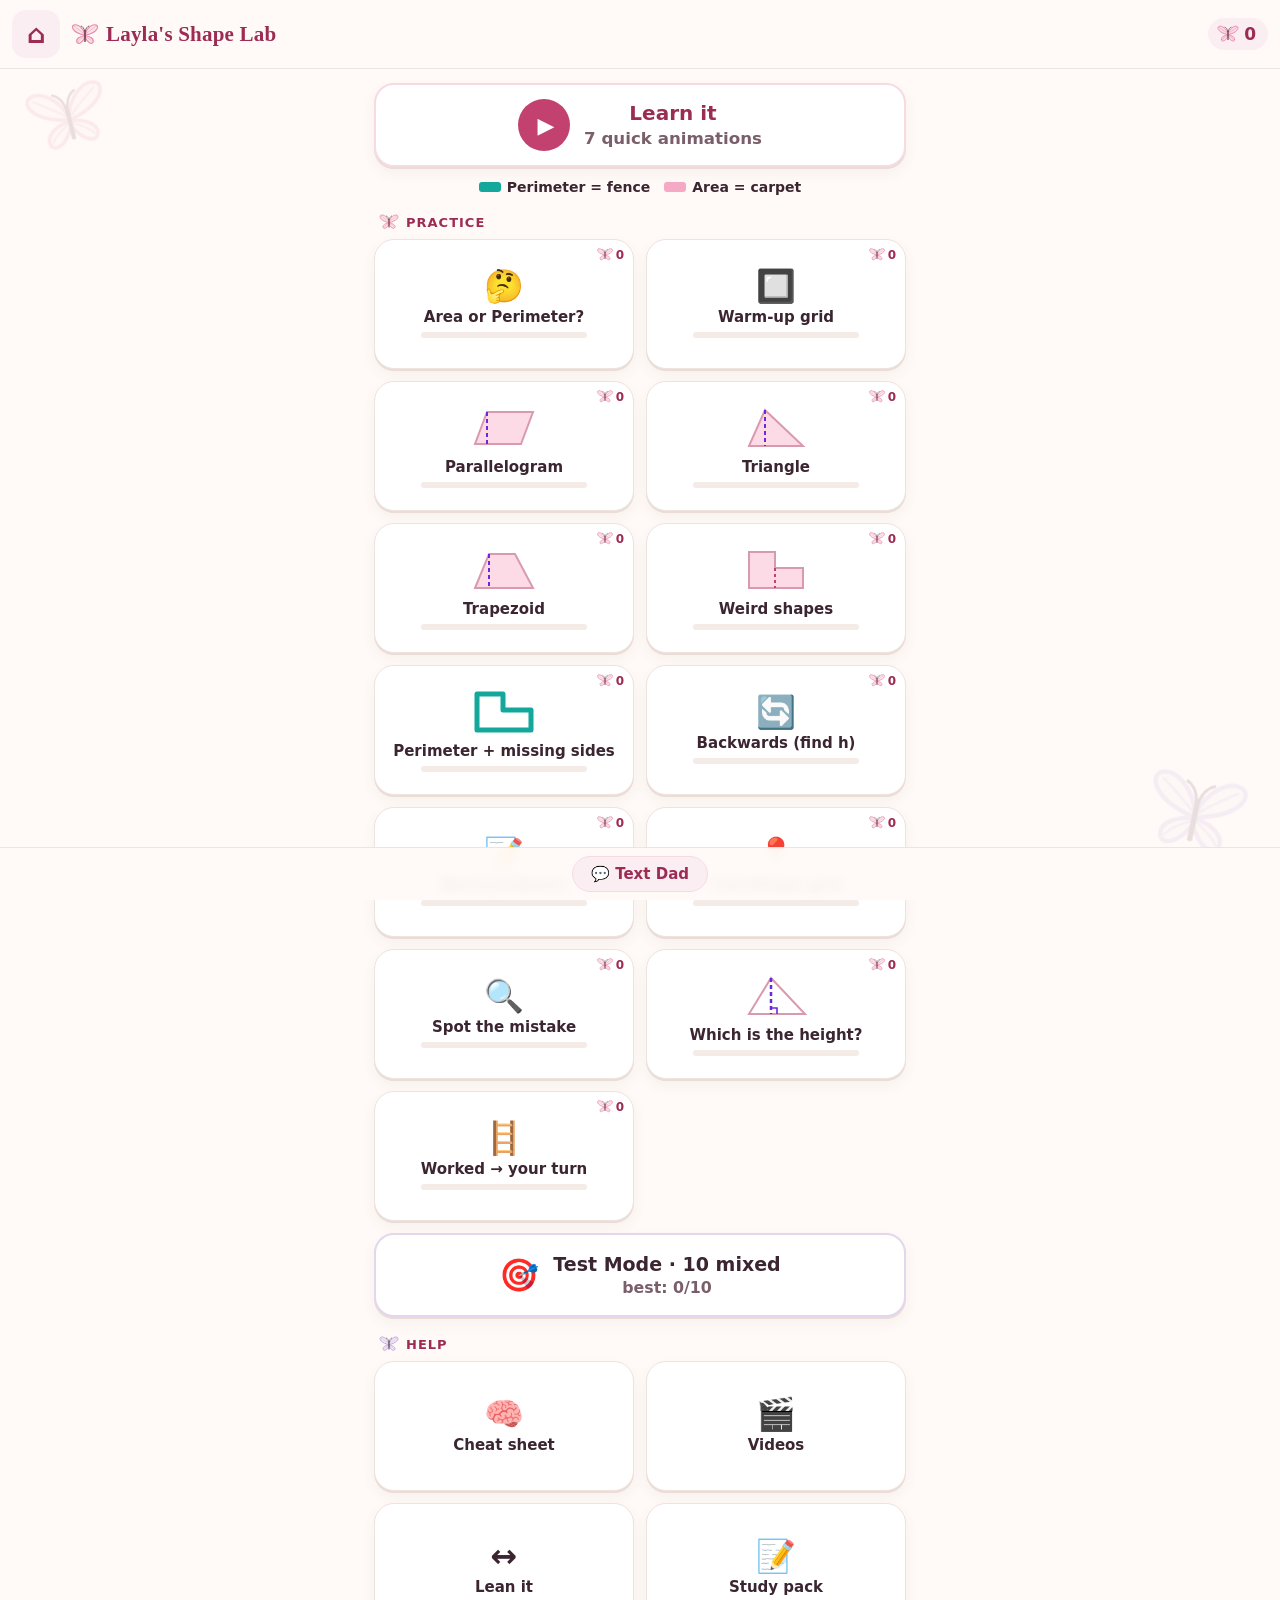
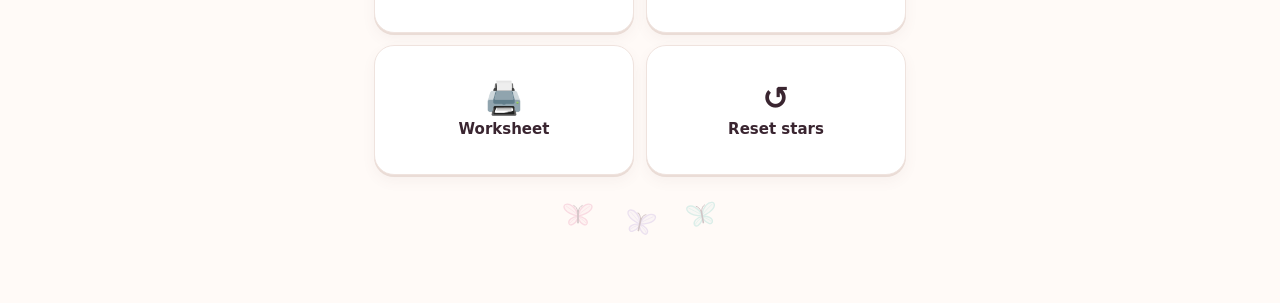
<file: index.html>
<!doctype html>
<html lang="en">
<head>
<meta charset="utf-8">
<meta name="viewport" content="width=device-width,initial-scale=1,viewport-fit=cover">
<meta name="theme-color" content="#fffaf7">
<title>Layla's Shape Lab</title>
<link rel="icon" href="icon.svg" type="image/svg+xml">
<link rel="apple-touch-icon" sizes="180x180" href="apple-touch-icon.png">
<meta name="description" content="Practice area and perimeter with pictures, voice and formulas.">
<meta property="og:type" content="website">
<meta property="og:site_name" content="Layla's Shape Lab">
<meta property="og:title" content="Layla's Shape Lab">
<meta property="og:description" content="Practice area and perimeter with pictures, voice and formulas.">
<meta property="og:url" content="https://tbux22.github.io/laylas-shape-lab/">
<meta property="og:image" content="https://tbux22.github.io/laylas-shape-lab/og-image.png">
<meta property="og:image:type" content="image/png">
<meta property="og:image:width" content="1200">
<meta property="og:image:height" content="630">
<meta property="og:image:alt" content="Layla's Shape Lab — Area &amp; Perimeter Practice">
<meta name="twitter:card" content="summary_large_image">
<meta name="twitter:title" content="Layla's Shape Lab">
<meta name="twitter:description" content="Practice area and perimeter with pictures, voice and formulas.">
<meta name="twitter:image" content="https://tbux22.github.io/laylas-shape-lab/og-image.png">
<link rel="manifest" href="manifest.json">
<link rel="stylesheet" href="style.css">
</head>
<body>
<svg width="0" height="0" style="position:absolute" aria-hidden="true">
  <symbol id="bf" viewBox="0 0 48 40"><path d="M24 20 C21 9 12 2.5 6 5 C1.5 7 3.5 17 24 21.5 Z" fill="var(--bf1)" fill-opacity="0.2" stroke="var(--bf1)" stroke-width="1.9" stroke-linejoin="round" stroke-linecap="round"/><path d="M24 20 C27 9 36 2.5 42 5 C46.5 7 44.5 17 24 21.5 Z" fill="var(--bf1)" fill-opacity="0.2" stroke="var(--bf1)" stroke-width="1.9" stroke-linejoin="round" stroke-linecap="round"/><path d="M24 22 C16 22.5 9.5 27 11 32 C12.5 36.5 19.5 34 24 24.5 Z" fill="var(--bf1)" fill-opacity="0.2" stroke="var(--bf1)" stroke-width="1.9" stroke-linejoin="round" stroke-linecap="round"/><path d="M24 22 C32 22.5 38.5 27 37 32 C35.5 36.5 28.5 34 24 24.5 Z" fill="var(--bf1)" fill-opacity="0.2" stroke="var(--bf1)" stroke-width="1.9" stroke-linejoin="round" stroke-linecap="round"/><path d="M22.5 19 C17 14 11 10 7.5 7.5 M25.5 19 C31 14 37 10 40.5 7.5 M22.5 23.5 C18 26 14 29 12.5 31.5 M25.5 23.5 C30 26 34 29 35.5 31.5" fill="none" stroke="var(--bf1)" stroke-width="1.14" stroke-linecap="round" opacity=".7"/><path d="M24 14.5 L24 31" stroke="var(--bfb)" stroke-width="2.28" stroke-linecap="round"/><path d="M23.6 14.5 C22.5 10 20.5 7.5 18 6.5 M24.4 14.5 C25.5 10 27.5 7.5 30 6.5" fill="none" stroke="var(--bfb)" stroke-width="1.33" stroke-linecap="round"/></symbol>
</svg>
<svg class="corner a" aria-hidden="true"><use href="#bf"/></svg>
<svg class="corner b" aria-hidden="true"><use href="#bf"/></svg>
<header id="top">
  <button id="homeBtn" class="icon-btn" aria-label="Home">⌂</button>
  <h1 id="title"><svg class="bf" aria-hidden="true"><use href="#bf"/></svg>Layla's Shape Lab</h1>
  <div id="starCount" aria-label="stars"><svg class="bf" aria-hidden="true"><use href="#bf"/></svg><span id="starNum">0</span></div>
</header>
<main id="app"></main>
<div class="deco" aria-hidden="true"><svg class="bf"><use href="#bf"/></svg><svg class="bf"><use href="#bf"/></svg><svg class="bf"><use href="#bf"/></svg></div>
<nav class="dadbar"><a id="textDad" class="dad" href="sms:+12038240275?&amp;body=Could%20you%20help%20me%2C%20dad%0AGet%20back%20to%20work%20%F0%9F%91%89%20https%3A%2F%2Ftbux22.github.io%2Flaylas-shape-lab%2F%23home">💬 Text Dad</a></nav>
<canvas id="confetti"></canvas>
<script src="app.js"></script>
</body>
</html>
</file>
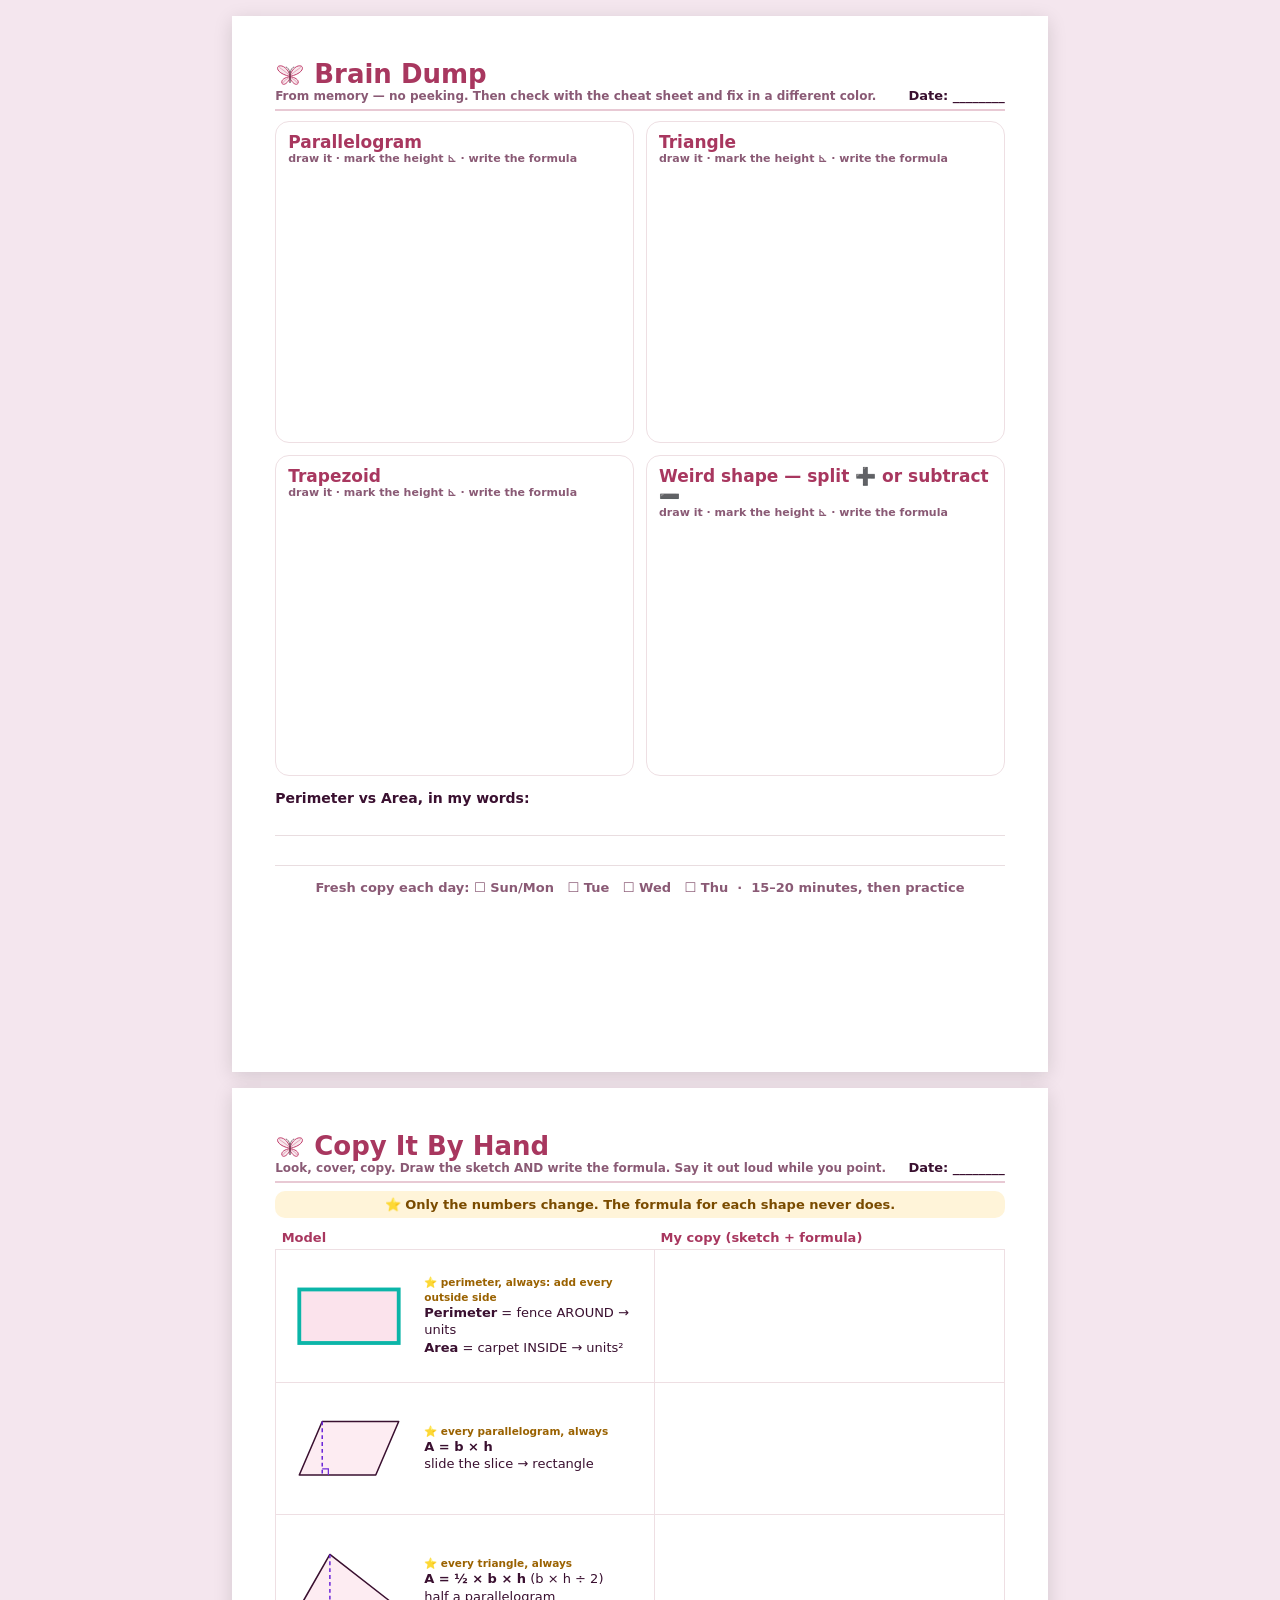
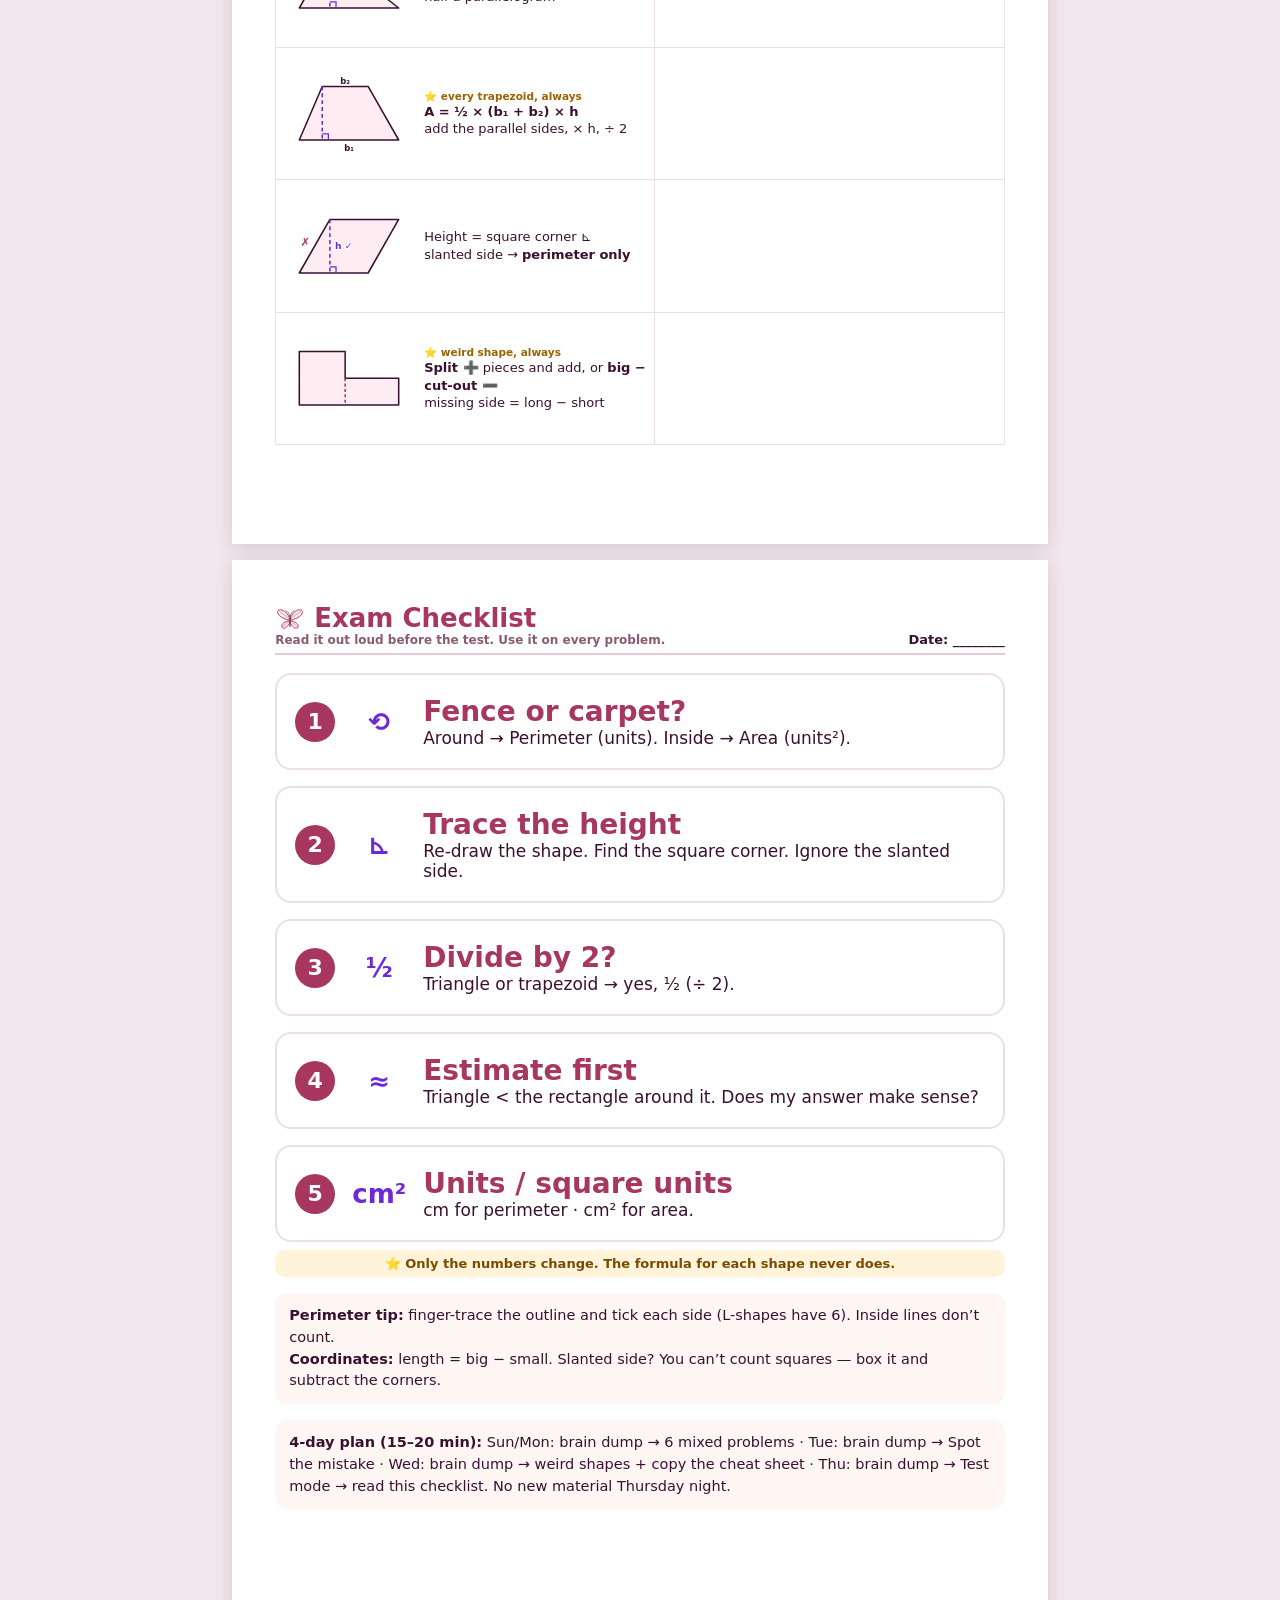
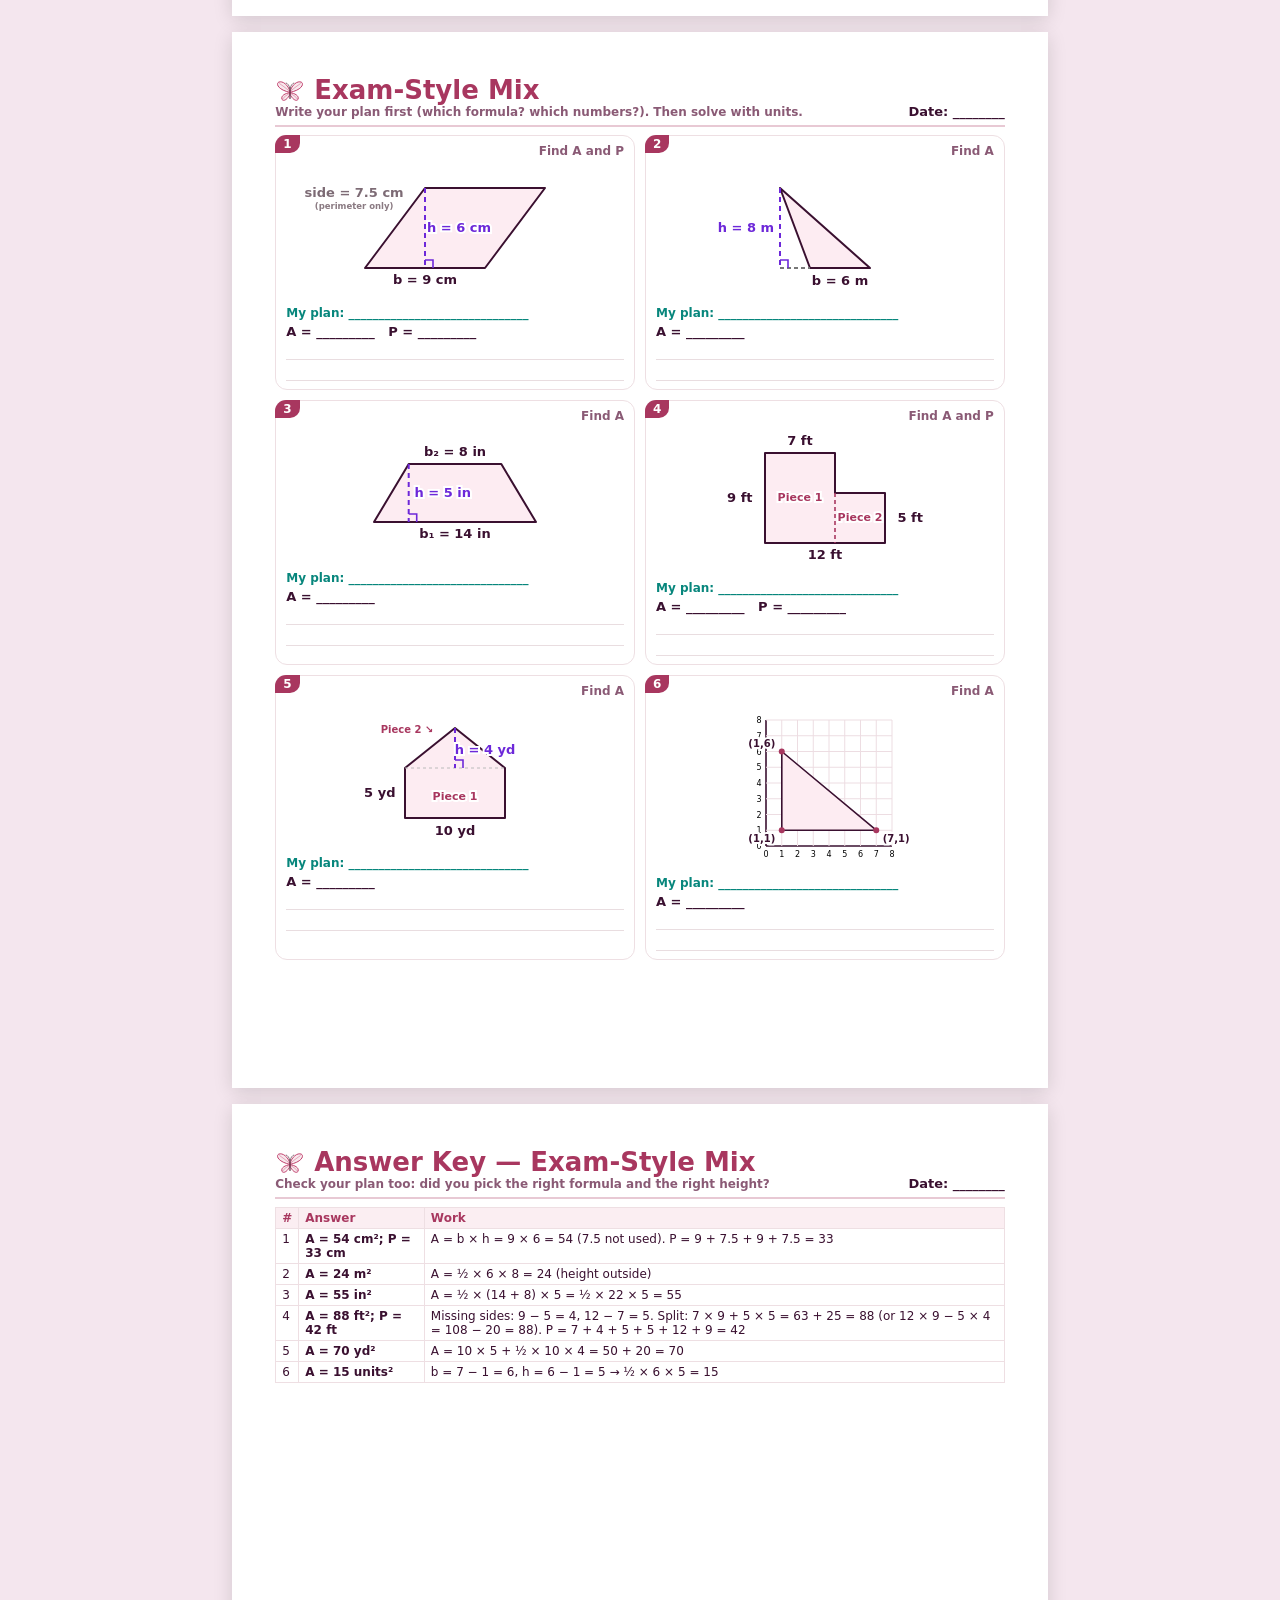
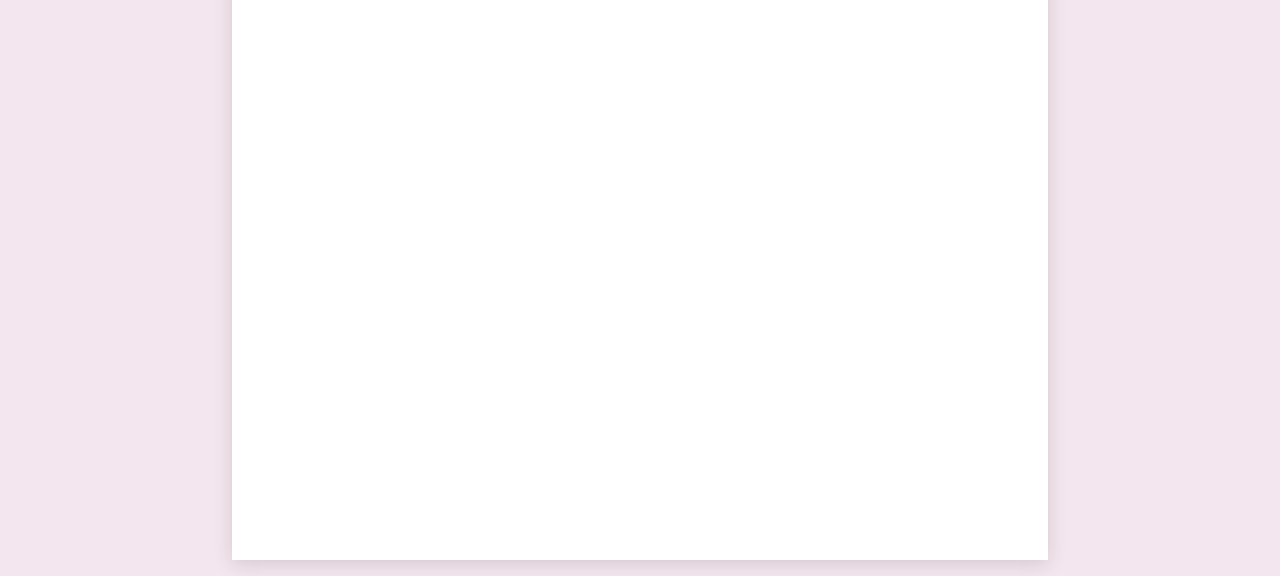
<file: study-pack.html>
<!doctype html><html lang="en"><head><meta charset="utf-8"><title>Layla's Shape Lab — Study Pack</title><style>@page{size:Letter;margin:0.45in}
*{box-sizing:border-box} body{font-family:"Segoe UI",system-ui,-apple-system,Roboto,sans-serif;color:#3a1030;margin:0}
.page{page-break-after:always;break-after:page} .page:last-child{page-break-after:auto}
.hdr{display:flex;justify-content:space-between;align-items:flex-end;border-bottom:2px solid #e8c9d4;padding-bottom:6px;margin-bottom:8px}
.brand{font-size:26px;font-weight:900;color:#a8375f} .sub{font-size:12px;color:#8a5a75;font-weight:600} .nm{font-size:13px;font-weight:700}
.legend{display:flex;gap:16px;font-size:11px;font-weight:700;margin:4px 0 8px} .legend i{display:inline-block;width:18px;height:8px;border-radius:3px;vertical-align:middle;margin-right:4px}
.legend i.dash{background:none;border-top:2px dashed #6d28d9;height:0}
h2{font-size:15px;margin:10px 0 6px;color:#a8375f} h2 small{font-size:11px;color:#3a1030;font-weight:600;margin-left:6px}
.sort{display:grid;grid-template-columns:1fr 1fr 1fr;gap:6px 14px;font-size:12.5px} .sort div{border:1.5px solid #eedfe3;border-radius:10px;padding:6px 8px;display:flex;justify-content:space-between}
.ap{font-weight:900;color:#a8375f;letter-spacing:2px}
.row2{display:grid;grid-template-columns:1fr 1fr;gap:10px} .row3{display:grid;grid-template-columns:1fr 1fr 1fr;gap:8px}
.prob{border:1.5px solid #eedfe3;border-radius:12px;padding:8px 10px;position:relative;break-inside:avoid}
.pn{position:absolute;top:-1px;left:-1px;background:#a8375f;color:#fff;font-weight:900;font-size:12px;border-radius:11px 0 10px 0;padding:2px 8px}
.pt{font-size:12px;font-weight:800;text-align:right;color:#8a5a75} .fig{text-align:center} .fig svg{max-width:100%;height:auto}
.csfoot.star{background:#fff4d9;color:#7a4b00;text-align:center;font-size:14px}
.fl{font-size:11px;font-weight:800;color:#7a4b00;background:#fff4d9;border-radius:8px;padding:2px 7px;margin:3px 0 2px;display:inline-block}
.prompt{font-size:13px;font-weight:800;margin-top:2px} .line{border-bottom:1px solid #e9dde0;height:21px}
.tip{background:#fffaf7} .emo{font-size:30px;text-align:center} .wp{font-size:12.5px;line-height:1.45;min-height:70px}
.csgrid{display:grid;grid-template-columns:1fr;gap:8px} .cs{display:flex;gap:16px;align-items:center;border:2px solid #eedfe3;border-radius:14px;padding:4px 12px}
.cst{font-size:19px;font-weight:900;color:#a8375f} .csb{font-size:14.5px;line-height:1.4} .cs svg{width:150px;height:auto;display:block}
  .csfoot{margin-top:8px;background:#fdf6f3;border-radius:12px;padding:10px;font-size:13px}
.key{width:100%;border-collapse:collapse;font-size:12px} .key td,.key th{border:1px solid #eedfe3;padding:3px 6px;text-align:left;vertical-align:top} .key th{background:#fbeef2;color:#a8375f}
@media screen{body{background:#f4e6ee} .page{background:#fff;width:8.5in;min-height:11in;margin:16px auto;padding:0.45in;box-shadow:0 4px 18px #0002}}
.grid2{display:grid;grid-template-columns:1fr 1fr;gap:12px;margin-top:10px}
.dump{border:1.5px solid #eedfe3;border-radius:14px;height:3.35in;padding:10px 12px} .dt{font-size:17px;font-weight:900;color:#a8375f} .dl{font-size:11px;color:#8a5a75;font-weight:600}
.words{margin-top:14px;font-size:14px} .ln{border-bottom:1px solid #e9dde0;height:30px}
.days{margin-top:14px;font-size:13px;font-weight:700;color:#8a5a75;text-align:center}
table.copy{width:100%;border-collapse:collapse;margin-top:8px} .copy th{text-align:left;font-size:13px;color:#a8375f;padding:4px 6px} .copy td{border:1.5px solid #eedfe3;vertical-align:middle;height:1.38in;padding:4px 8px} .copy td:first-child{width:52%}
.mod{display:flex;align-items:center;gap:10px;font-size:13px;line-height:1.35} .mod svg{width:130px;height:auto;flex:0 0 auto}
.ck{display:flex;flex-direction:column;gap:16px;margin-top:18px} .cki{display:flex;align-items:center;gap:16px;border:2px solid #eedfe3;border-radius:16px;padding:20px 18px}
.ckn{width:40px;height:40px;border-radius:50%;background:#a8375f;color:#fff;font-size:22px;font-weight:900;display:flex;align-items:center;justify-content:center;flex:0 0 auto}
.cke{width:56px;font-size:26px;text-align:center;color:#6d28d9;font-weight:900;flex:0 0 auto} .ckt{font-size:28px;font-weight:900;color:#a8375f} .ckb{font-size:17px}
.tip2{margin-top:16px;background:#fdf6f3;border-radius:12px;padding:12px 14px;font-size:14.5px;line-height:1.5}
.alw{display:block;font-size:10.5px;font-weight:800;color:#9a6200} .starnote{margin:8px 0 0;background:#fff4d9;color:#7a4b00;border-radius:10px;padding:6px 10px;font-weight:800;font-size:13px;text-align:center}
.plan{font-size:12px;font-weight:700;color:#07867c;margin:4px 0}</style></head><body><svg width="0" height="0" style="position:absolute"><symbol id="bf" viewBox="0 0 48 40"><path d="M24 20 C21 9 12 2.5 6 5 C1.5 7 3.5 17 24 21.5 Z" fill="#c2416e" fill-opacity="0.12" stroke="#c2416e" stroke-width="1.6" stroke-linejoin="round" stroke-linecap="round"/><path d="M24 20 C27 9 36 2.5 42 5 C46.5 7 44.5 17 24 21.5 Z" fill="#c2416e" fill-opacity="0.12" stroke="#c2416e" stroke-width="1.6" stroke-linejoin="round" stroke-linecap="round"/><path d="M24 22 C16 22.5 9.5 27 11 32 C12.5 36.5 19.5 34 24 24.5 Z" fill="#c2416e" fill-opacity="0.12" stroke="#c2416e" stroke-width="1.6" stroke-linejoin="round" stroke-linecap="round"/><path d="M24 22 C32 22.5 38.5 27 37 32 C35.5 36.5 28.5 34 24 24.5 Z" fill="#c2416e" fill-opacity="0.12" stroke="#c2416e" stroke-width="1.6" stroke-linejoin="round" stroke-linecap="round"/><path d="M22.5 19 C17 14 11 10 7.5 7.5 M25.5 19 C31 14 37 10 40.5 7.5 M22.5 23.5 C18 26 14 29 12.5 31.5 M25.5 23.5 C30 26 34 29 35.5 31.5" fill="none" stroke="#c2416e" stroke-width="0.96" stroke-linecap="round" opacity=".7"/><path d="M24 14.5 L24 31" stroke="#5b3a48" stroke-width="1.92" stroke-linecap="round"/><path d="M23.6 14.5 C22.5 10 20.5 7.5 18 6.5 M24.4 14.5 C25.5 10 27.5 7.5 30 6.5" fill="none" stroke="#5b3a48" stroke-width="1.12" stroke-linecap="round"/></symbol></svg><section class="page"><div class="hdr"><div><div class="brand"><svg width="30" height="25" style="vertical-align:middle;"><use href="#bf"/></svg> Brain Dump</div><div class="sub">From memory — no peeking. Then check with the cheat sheet and fix in a different color.</div></div><div class="nm">Date: ________</div></div><div class="grid2"><div class="dump"><div class="dt">Parallelogram</div><div class="dl">draw it · mark the height ⊾ · write the formula</div></div><div class="dump"><div class="dt">Triangle</div><div class="dl">draw it · mark the height ⊾ · write the formula</div></div><div class="dump"><div class="dt">Trapezoid</div><div class="dl">draw it · mark the height ⊾ · write the formula</div></div><div class="dump"><div class="dt">Weird shape — split ➕ or subtract ➖</div><div class="dl">draw it · mark the height ⊾ · write the formula</div></div></div><div class="words"><b>Perimeter vs Area, in my words:</b><div class="ln"></div><div class="ln"></div></div><div class="days">Fresh copy each day: ☐ Sun/Mon &nbsp; ☐ Tue &nbsp; ☐ Wed &nbsp; ☐ Thu &nbsp;·&nbsp; 15–20 minutes, then practice</div></section><section class="page"><div class="hdr"><div><div class="brand"><svg width="30" height="25" style="vertical-align:middle;"><use href="#bf"/></svg> Copy It By Hand</div><div class="sub">Look, cover, copy. Draw the sketch AND write the formula. Say it out loud while you point.</div></div><div class="nm">Date: ________</div></div><div class="starnote">⭐ Only the numbers change. The formula for each shape never does.</div><table class="copy"><tr><th>Model</th><th>My copy (sketch + formula)</th></tr><tr><td><div class="mod"><svg viewBox="0 0 170 100" width="170" height="100"><rect x="20" y="15" width="130" height="70" fill="#fbe3ec" stroke="#0bb5a8" stroke-width="5"/></svg><div><span class="alw">⭐ perimeter, always: add every outside side</span><b>Perimeter</b> = fence AROUND → units<br><b>Area</b> = carpet INSIDE → units²</div></div></td><td></td></tr><tr><td><div class="mod"><svg viewBox="0 0 170 100" width="170" height="100"><polygon points="50.0,15.0 150.0,15.0 120.0,85.0 20.0,85.0" fill="#fdecf2" stroke="#3a1030" stroke-width="2" stroke-linejoin="round"/><line x1="50.0" y1="15.0" x2="50.0" y2="85.0" stroke="#6d28d9" stroke-width="2" stroke-dasharray="5 4"/><path d="M58,85 L58,77 L50,77" fill="none" stroke="#6d28d9" stroke-width="1.6"/></svg><div><span class="alw">⭐ every parallelogram, always</span><b>A = b × h</b><br>slide the slice → rectangle</div></div></td><td></td></tr><tr><td><div class="mod"><svg viewBox="0 0 170 100" width="170" height="100"><polygon points="60.0,15.0 150.0,85.0 20.0,85.0" fill="#fdecf2" stroke="#3a1030" stroke-width="2" stroke-linejoin="round"/><line x1="60.0" y1="15.0" x2="60.0" y2="85.0" stroke="#6d28d9" stroke-width="2" stroke-dasharray="5 4"/><path d="M68,85 L68,77 L60,77" fill="none" stroke="#6d28d9" stroke-width="1.6"/></svg><div><span class="alw">⭐ every triangle, always</span><b>A = ½ × b × h</b> (b × h ÷ 2)<br>half a parallelogram</div></div></td><td></td></tr><tr><td><div class="mod"><svg viewBox="0 0 170 100" width="170" height="100"><polygon points="50.0,15.0 110.0,15.0 150.0,85.0 20.0,85.0" fill="#fdecf2" stroke="#3a1030" stroke-width="2" stroke-linejoin="round"/><line x1="50.0" y1="15.0" x2="50.0" y2="85.0" stroke="#6d28d9" stroke-width="2" stroke-dasharray="5 4"/><path d="M58,85 L58,77 L50,77" fill="none" stroke="#6d28d9" stroke-width="1.6"/><text x="80.0" y="8.0" font-size="11" fill="#3a1030" text-anchor="middle" dominant-baseline="middle" font-weight="700" style="paint-order:stroke;stroke:#fff;stroke-width:4px">b₂</text><text x="85.0" y="96.0" font-size="11" fill="#3a1030" text-anchor="middle" dominant-baseline="middle" font-weight="700" style="paint-order:stroke;stroke:#fff;stroke-width:4px">b₁</text></svg><div><span class="alw">⭐ every trapezoid, always</span><b>A = ½ × (b₁ + b₂) × h</b><br>add the parallel sides, × h, ÷ 2</div></div></td><td></td></tr><tr><td><div class="mod"><svg viewBox="0 0 170 100" width="170" height="100"><polygon points="20.0,85.0 60.0,15.0 150.0,15.0 110.0,85.0" fill="#fdecf2" stroke="#3a1030" stroke-width="2" stroke-linejoin="round"/><line x1="60.0" y1="15.0" x2="60.0" y2="85.0" stroke="#6d28d9" stroke-width="2" stroke-dasharray="5 4"/><path d="M68,85 L68,77 L60,77" fill="none" stroke="#6d28d9" stroke-width="1.6"/><text x="78.0" y="50.0" font-size="12" fill="#6d28d9" text-anchor="middle" dominant-baseline="middle" font-weight="700" style="paint-order:stroke;stroke:#fff;stroke-width:4px">h ✓</text><text x="28.0" y="45.0" font-size="15" fill="#a8375f" text-anchor="middle" dominant-baseline="middle" font-weight="700" style="paint-order:stroke;stroke:#fff;stroke-width:4px">✗</text></svg><div>Height = square corner ⊾<br>slanted side → <b>perimeter only</b></div></div></td><td></td></tr><tr><td><div class="mod"><svg viewBox="0 0 170 100" width="170" height="100"><polygon points="20.0,15.0 80.0,15.0 80.0,50.0 150.0,50.0 150.0,85.0 20.0,85.0" fill="#fdecf2" stroke="#3a1030" stroke-width="2" stroke-linejoin="round"/><line x1="80" y1="50" x2="80" y2="85" stroke="#a8375f" stroke-width="2" stroke-dasharray="4 3"/></svg><div><span class="alw">⭐ weird shape, always</span><b>Split ➕</b> pieces and add, or <b>big − cut-out ➖</b><br>missing side = long − short</div></div></td><td></td></tr></table></section><section class="page"><div class="hdr"><div><div class="brand"><svg width="30" height="25" style="vertical-align:middle;"><use href="#bf"/></svg> Exam Checklist</div><div class="sub">Read it out loud before the test. Use it on every problem.</div></div><div class="nm">Date: ________</div></div><div class="ck"><div class="cki"><div class="ckn">1</div><div class="cke">⟲</div><div><div class="ckt">Fence or carpet?</div><div class="ckb">Around → Perimeter (units). Inside → Area (units²).</div></div></div><div class="cki"><div class="ckn">2</div><div class="cke">⊾</div><div><div class="ckt">Trace the height</div><div class="ckb">Re-draw the shape. Find the square corner. Ignore the slanted side.</div></div></div><div class="cki"><div class="ckn">3</div><div class="cke">½</div><div><div class="ckt">Divide by 2?</div><div class="ckb">Triangle or trapezoid → yes, ½ (÷ 2).</div></div></div><div class="cki"><div class="ckn">4</div><div class="cke">≈</div><div><div class="ckt">Estimate first</div><div class="ckb">Triangle < the rectangle around it. Does my answer make sense?</div></div></div><div class="cki"><div class="ckn">5</div><div class="cke">cm²</div><div><div class="ckt">Units / square units</div><div class="ckb">cm for perimeter · cm² for area.</div></div></div></div><div class="starnote">⭐ Only the numbers change. The formula for each shape never does.</div><div class="tip2"><b>Perimeter tip:</b> finger-trace the outline and tick each side (L-shapes have 6). Inside lines don’t count.<br><b>Coordinates:</b> length = big − small. Slanted side? You can’t count squares — box it and subtract the corners.</div><div class="tip2"><b>4-day plan (15–20 min):</b> Sun/Mon: brain dump → 6 mixed problems · Tue: brain dump → Spot the mistake · Wed: brain dump → weird shapes + copy the cheat sheet · Thu: brain dump → Test mode → read this checklist. No new material Thursday night.</div></section><section class="page"><div class="hdr"><div><div class="brand"><svg width="30" height="25" style="vertical-align:middle;"><use href="#bf"/></svg> Exam-Style Mix</div><div class="sub">Write your plan first (which formula? which numbers?). Then solve with units.</div></div><div class="nm">Date: ________</div></div><div class="row2"><div class="prob"><div class="pn">1</div><div class="pt">Find A and P</div><div class="fig"><svg viewBox="0 0 300 140" width="300" height="140"><polygon points="120.0,30.0 240.0,30.0 180.0,110.0 60.0,110.0" fill="#fdecf2" stroke="#3a1030" stroke-width="2" stroke-linejoin="round"/><line x1="120.0" y1="30.0" x2="120.0" y2="110.0" stroke="#6d28d9" stroke-width="2" stroke-dasharray="5 4"/><path d="M128.0,110.0 L128.0,102.0 L120.0,102.0" fill="none" stroke="#6d28d9" stroke-width="1.6"/><text x="154.0" y="70.0" font-size="13" fill="#6d28d9" text-anchor="middle" dominant-baseline="middle" font-weight="700" style="paint-order:stroke;stroke:#fff;stroke-width:4px">h = 6 cm</text><text x="120.0" y="122.0" font-size="13" fill="#3a1030" text-anchor="middle" dominant-baseline="middle" font-weight="700" style="paint-order:stroke;stroke:#fff;stroke-width:4px">b = 9 cm</text><text x="49.1" y="35.0" font-size="13" fill="#7d6b75" text-anchor="middle" dominant-baseline="middle" font-weight="700" style="paint-order:stroke;stroke:#fff;stroke-width:4px">side = 7.5 cm</text><text x="49.1" y="48.0" font-size="8.5" fill="#8a7a82" text-anchor="middle" dominant-baseline="middle" font-weight="700" style="paint-order:stroke;stroke:#fff;stroke-width:4px">(perimeter only)</text></svg></div><div class="plan">My plan: ______________________________</div><div class="prompt">A = _________ &nbsp; P = _________</div><div class="line"></div><div class="line"></div></div><div class="prob"><div class="pn">2</div><div class="pt">Find A</div><div class="fig"><svg viewBox="0 0 230 140" width="230" height="140"><polygon points="70.0,30.0 160.0,110.0 100.0,110.0" fill="#fdecf2" stroke="#3a1030" stroke-width="2" stroke-linejoin="round"/><line x1="70.0" y1="110.0" x2="100.0" y2="110.0" stroke="#777" stroke-dasharray="4 3" stroke-width="1.8"/><line x1="70.0" y1="30.0" x2="70.0" y2="110.0" stroke="#6d28d9" stroke-width="2" stroke-dasharray="5 4"/><path d="M78.0,110.0 L78.0,102.0 L70.0,102.0" fill="none" stroke="#6d28d9" stroke-width="1.6"/><text x="36.0" y="70.0" font-size="13" fill="#6d28d9" text-anchor="middle" dominant-baseline="middle" font-weight="700" style="paint-order:stroke;stroke:#fff;stroke-width:4px">h = 8 m</text><text x="130.0" y="123.0" font-size="13" fill="#3a1030" text-anchor="middle" dominant-baseline="middle" font-weight="700" style="paint-order:stroke;stroke:#fff;stroke-width:4px">b = 6 m</text></svg></div><div class="plan">My plan: ______________________________</div><div class="prompt">A = _________</div><div class="line"></div><div class="line"></div></div><div class="prob"><div class="pn">3</div><div class="pt">Find A</div><div class="fig"><svg viewBox="0 0 230 140" width="230" height="140"><polygon points="68.7,41.1 161.3,41.1 196.0,98.9 34.0,98.9" fill="#fdecf2" stroke="#3a1030" stroke-width="2" stroke-linejoin="round"/><line x1="68.7" y1="41.1" x2="68.7" y2="98.9" stroke="#6d28d9" stroke-width="2" stroke-dasharray="5 4"/><path d="M76.71428571428572,98.92857142857142 L76.71428571428572,90.92857142857142 L68.71428571428572,90.92857142857142" fill="none" stroke="#6d28d9" stroke-width="1.6"/><text x="102.7" y="70.0" font-size="13" fill="#6d28d9" text-anchor="middle" dominant-baseline="middle" font-weight="700" style="paint-order:stroke;stroke:#fff;stroke-width:4px">h = 5 in</text><text x="115.0" y="111.9" font-size="13" fill="#3a1030" text-anchor="middle" dominant-baseline="middle" font-weight="700" style="paint-order:stroke;stroke:#fff;stroke-width:4px">b₁ = 14 in</text><text x="115.0" y="29.1" font-size="13" fill="#3a1030" text-anchor="middle" dominant-baseline="middle" font-weight="700" style="paint-order:stroke;stroke:#fff;stroke-width:4px">b₂ = 8 in</text></svg></div><div class="plan">My plan: ______________________________</div><div class="prompt">A = _________</div><div class="line"></div><div class="line"></div></div><div class="prob"><div class="pn">4</div><div class="pt">Find A and P</div><div class="fig"><svg viewBox="0 0 230 150" width="230" height="150"><polygon points="55.0,30.0 125.0,30.0 125.0,70.0 175.0,70.0 175.0,120.0 55.0,120.0" fill="#fdecf2" stroke="#3a1030" stroke-width="2" stroke-linejoin="round"/><line x1="125.0" y1="70.0" x2="125.0" y2="120.0" stroke="#a8375f" stroke-width="1.6" stroke-dasharray="4 3"/><text x="90.0" y="75.0" font-size="11" fill="#a8375f" text-anchor="middle" dominant-baseline="middle" font-weight="700" style="paint-order:stroke;stroke:#fff;stroke-width:4px">Piece 1</text><text x="150.0" y="95.0" font-size="11" fill="#a8375f" text-anchor="middle" dominant-baseline="middle" font-weight="700" style="paint-order:stroke;stroke:#fff;stroke-width:4px">Piece 2</text><text x="90.0" y="18.0" font-size="13" fill="#3a1030" text-anchor="middle" dominant-baseline="middle" font-weight="700" style="paint-order:stroke;stroke:#fff;stroke-width:4px">7 ft</text><text x="200.2" y="95.0" font-size="13" fill="#3a1030" text-anchor="middle" dominant-baseline="middle" font-weight="700" style="paint-order:stroke;stroke:#fff;stroke-width:4px">5 ft</text><text x="115.0" y="132.0" font-size="13" fill="#3a1030" text-anchor="middle" dominant-baseline="middle" font-weight="700" style="paint-order:stroke;stroke:#fff;stroke-width:4px">12 ft</text><text x="29.8" y="75.0" font-size="13" fill="#3a1030" text-anchor="middle" dominant-baseline="middle" font-weight="700" style="paint-order:stroke;stroke:#fff;stroke-width:4px">9 ft</text></svg></div><div class="plan">My plan: ______________________________</div><div class="prompt">A = _________ &nbsp; P = _________</div><div class="line"></div><div class="line"></div></div><div class="prob"><div class="pn">5</div><div class="pt">Find A</div><div class="fig"><svg viewBox="0 0 230 150" width="230" height="150"><polygon points="65.0,70.0 115.0,30.0 165.0,70.0 165.0,120.0 65.0,120.0" fill="#fdecf2" stroke="#3a1030" stroke-width="2" stroke-linejoin="round"/><line x1="65.0" y1="70.0" x2="165.0" y2="70.0" stroke="#bbb" stroke-dasharray="3 3"/><line x1="115.0" y1="30.0" x2="115.0" y2="70.0" stroke="#6d28d9" stroke-width="2" stroke-dasharray="5 4"/><path d="M123.0,70.0 L123.0,62.0 L115.0,62.0" fill="none" stroke="#6d28d9" stroke-width="1.6"/><text x="145.0" y="52.0" font-size="13" fill="#6d28d9" text-anchor="middle" dominant-baseline="middle" font-weight="700" style="paint-order:stroke;stroke:#fff;stroke-width:4px">h = 4 yd</text><text x="115.0" y="133.0" font-size="13" fill="#3a1030" text-anchor="middle" dominant-baseline="middle" font-weight="700" style="paint-order:stroke;stroke:#fff;stroke-width:4px">10 yd</text><text x="39.8" y="95.0" font-size="13" fill="#3a1030" text-anchor="middle" dominant-baseline="middle" font-weight="700" style="paint-order:stroke;stroke:#fff;stroke-width:4px">5 yd</text><text x="115.0" y="99.0" font-size="11" fill="#a8375f" text-anchor="middle" dominant-baseline="middle" font-weight="700" style="paint-order:stroke;stroke:#fff;stroke-width:4px">Piece 1</text><text x="67.0" y="32.0" font-size="10" fill="#a8375f" text-anchor="middle" dominant-baseline="middle" font-weight="700" style="paint-order:stroke;stroke:#fff;stroke-width:4px">Piece 2 ↘</text></svg></div><div class="plan">My plan: ______________________________</div><div class="prompt">A = _________</div><div class="line"></div><div class="line"></div></div><div class="prob"><div class="pn">6</div><div class="pt">Find A</div><div class="fig"><svg viewBox="0 0 230 170" width="230" height="170"><line x1="56.0" y1="148.0" x2="56.0" y2="22.0" stroke="#3a1030" stroke-width="1.6"/><line x1="56.0" y1="148.0" x2="182.0" y2="148.0" stroke="#3a1030" stroke-width="1.6"/><text x="56.0" y="159.0" font-size="8" text-anchor="middle">0</text><text x="49.0" y="151.0" font-size="8" text-anchor="middle">0</text><line x1="71.75" y1="148.0" x2="71.75" y2="22.0" stroke="#eddde2" stroke-width="1"/><line x1="56.0" y1="132.25" x2="182.0" y2="132.25" stroke="#eddde2" stroke-width="1"/><text x="71.75" y="159.0" font-size="8" text-anchor="middle">1</text><text x="49.0" y="135.25" font-size="8" text-anchor="middle">1</text><line x1="87.5" y1="148.0" x2="87.5" y2="22.0" stroke="#eddde2" stroke-width="1"/><line x1="56.0" y1="116.5" x2="182.0" y2="116.5" stroke="#eddde2" stroke-width="1"/><text x="87.5" y="159.0" font-size="8" text-anchor="middle">2</text><text x="49.0" y="119.5" font-size="8" text-anchor="middle">2</text><line x1="103.25" y1="148.0" x2="103.25" y2="22.0" stroke="#eddde2" stroke-width="1"/><line x1="56.0" y1="100.75" x2="182.0" y2="100.75" stroke="#eddde2" stroke-width="1"/><text x="103.25" y="159.0" font-size="8" text-anchor="middle">3</text><text x="49.0" y="103.75" font-size="8" text-anchor="middle">3</text><line x1="119.0" y1="148.0" x2="119.0" y2="22.0" stroke="#eddde2" stroke-width="1"/><line x1="56.0" y1="85.0" x2="182.0" y2="85.0" stroke="#eddde2" stroke-width="1"/><text x="119.0" y="159.0" font-size="8" text-anchor="middle">4</text><text x="49.0" y="88.0" font-size="8" text-anchor="middle">4</text><line x1="134.75" y1="148.0" x2="134.75" y2="22.0" stroke="#eddde2" stroke-width="1"/><line x1="56.0" y1="69.25" x2="182.0" y2="69.25" stroke="#eddde2" stroke-width="1"/><text x="134.75" y="159.0" font-size="8" text-anchor="middle">5</text><text x="49.0" y="72.25" font-size="8" text-anchor="middle">5</text><line x1="150.5" y1="148.0" x2="150.5" y2="22.0" stroke="#eddde2" stroke-width="1"/><line x1="56.0" y1="53.5" x2="182.0" y2="53.5" stroke="#eddde2" stroke-width="1"/><text x="150.5" y="159.0" font-size="8" text-anchor="middle">6</text><text x="49.0" y="56.5" font-size="8" text-anchor="middle">6</text><line x1="166.25" y1="148.0" x2="166.25" y2="22.0" stroke="#eddde2" stroke-width="1"/><line x1="56.0" y1="37.75" x2="182.0" y2="37.75" stroke="#eddde2" stroke-width="1"/><text x="166.25" y="159.0" font-size="8" text-anchor="middle">7</text><text x="49.0" y="40.75" font-size="8" text-anchor="middle">7</text><line x1="182.0" y1="148.0" x2="182.0" y2="22.0" stroke="#eddde2" stroke-width="1"/><line x1="56.0" y1="22.0" x2="182.0" y2="22.0" stroke="#eddde2" stroke-width="1"/><text x="182.0" y="159.0" font-size="8" text-anchor="middle">8</text><text x="49.0" y="25.0" font-size="8" text-anchor="middle">8</text><polygon points="71.8,132.2 166.2,132.2 71.8,53.5" fill="#fdecf2" stroke="#3a1030" stroke-width="1.6" stroke-linejoin="round"/><circle cx="71.75" cy="132.25" r="3" fill="#a8375f"/><text x="51.8" y="141.2" font-size="10" fill="#3a1030" text-anchor="middle" dominant-baseline="middle" font-weight="700" style="paint-order:stroke;stroke:#fff;stroke-width:4px">(1,1)</text><circle cx="166.25" cy="132.25" r="3" fill="#a8375f"/><text x="186.2" y="141.2" font-size="10" fill="#3a1030" text-anchor="middle" dominant-baseline="middle" font-weight="700" style="paint-order:stroke;stroke:#fff;stroke-width:4px">(7,1)</text><circle cx="71.75" cy="53.5" r="3" fill="#a8375f"/><text x="51.8" y="45.5" font-size="10" fill="#3a1030" text-anchor="middle" dominant-baseline="middle" font-weight="700" style="paint-order:stroke;stroke:#fff;stroke-width:4px">(1,6)</text></svg></div><div class="plan">My plan: ______________________________</div><div class="prompt">A = _________</div><div class="line"></div><div class="line"></div></div></div></section><section class="page"><div class="hdr"><div><div class="brand"><svg width="30" height="25" style="vertical-align:middle;"><use href="#bf"/></svg> Answer Key — Exam-Style Mix</div><div class="sub">Check your plan too: did you pick the right formula and the right height?</div></div><div class="nm">Date: ________</div></div><table class="key"><tr><th>#</th><th>Answer</th><th>Work</th></tr><tr><td>1</td><td><b>A = 54 cm²; P = 33 cm</b></td><td>A = b × h = 9 × 6 = 54 (7.5 not used). P = 9 + 7.5 + 9 + 7.5 = 33</td></tr><tr><td>2</td><td><b>A = 24 m²</b></td><td>A = ½ × 6 × 8 = 24 (height outside)</td></tr><tr><td>3</td><td><b>A = 55 in²</b></td><td>A = ½ × (14 + 8) × 5 = ½ × 22 × 5 = 55</td></tr><tr><td>4</td><td><b>A = 88 ft²; P = 42 ft</b></td><td>Missing sides: 9 − 5 = 4, 12 − 7 = 5. Split: 7 × 9 + 5 × 5 = 63 + 25 = 88 (or 12 × 9 − 5 × 4 = 108 − 20 = 88). P = 7 + 4 + 5 + 5 + 12 + 9 = 42</td></tr><tr><td>5</td><td><b>A = 70 yd²</b></td><td>A = 10 × 5 + ½ × 10 × 4 = 50 + 20 = 70</td></tr><tr><td>6</td><td><b>A = 15 units²</b></td><td>b = 7 − 1 = 6, h = 6 − 1 = 5 → ½ × 6 × 5 = 15</td></tr></table></section></body></html>
</file>
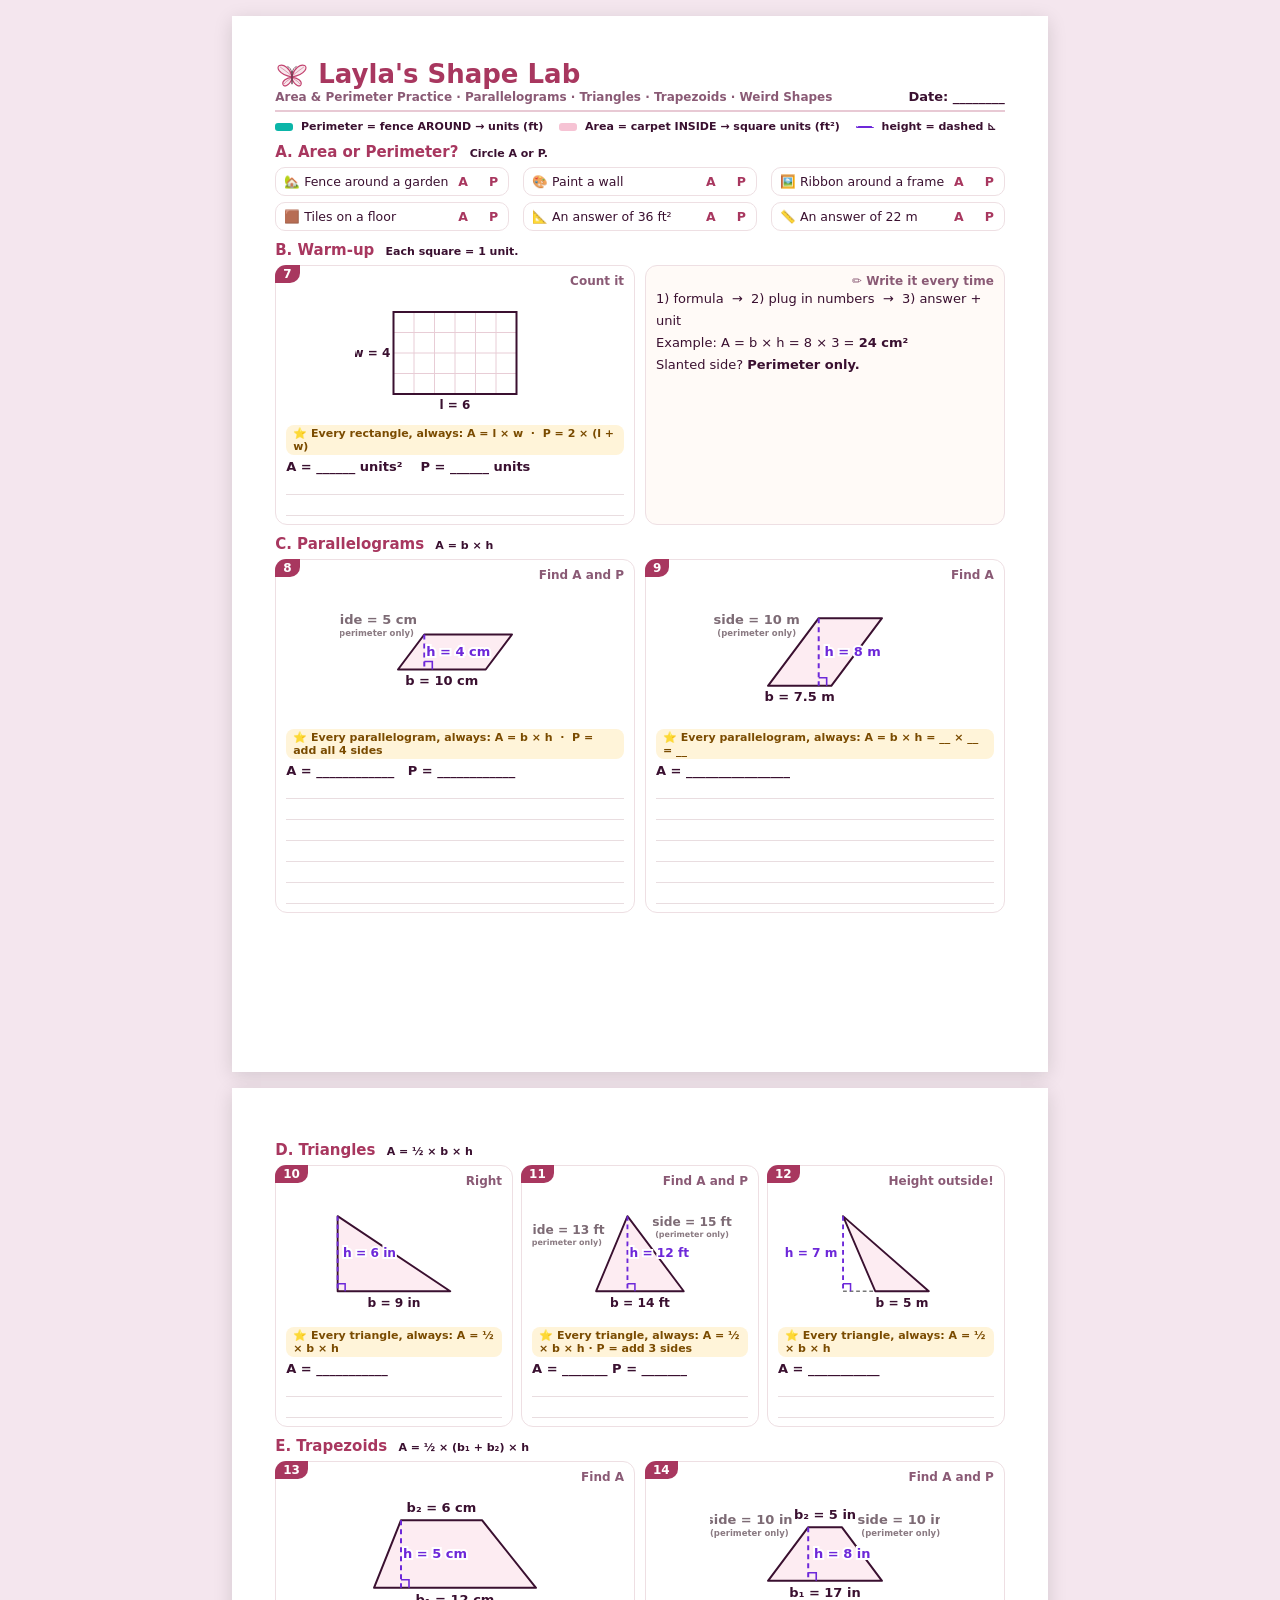
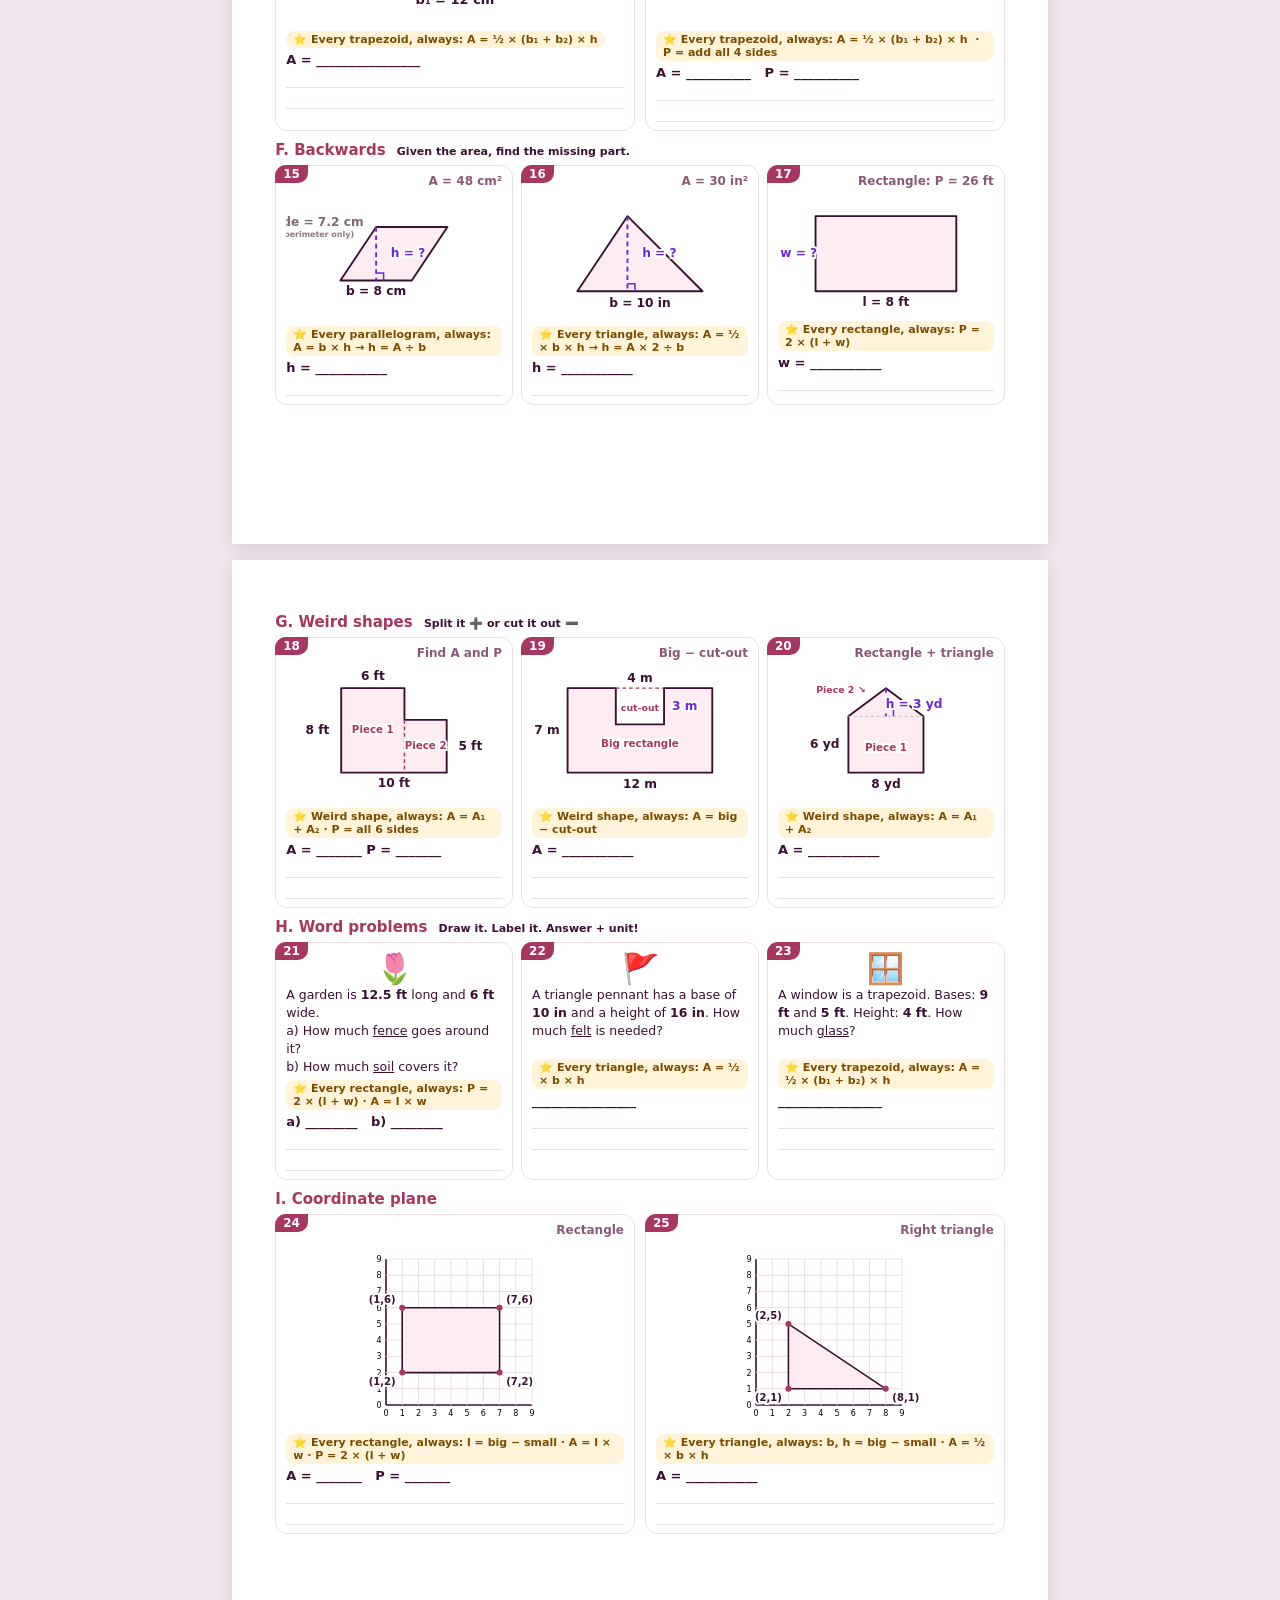
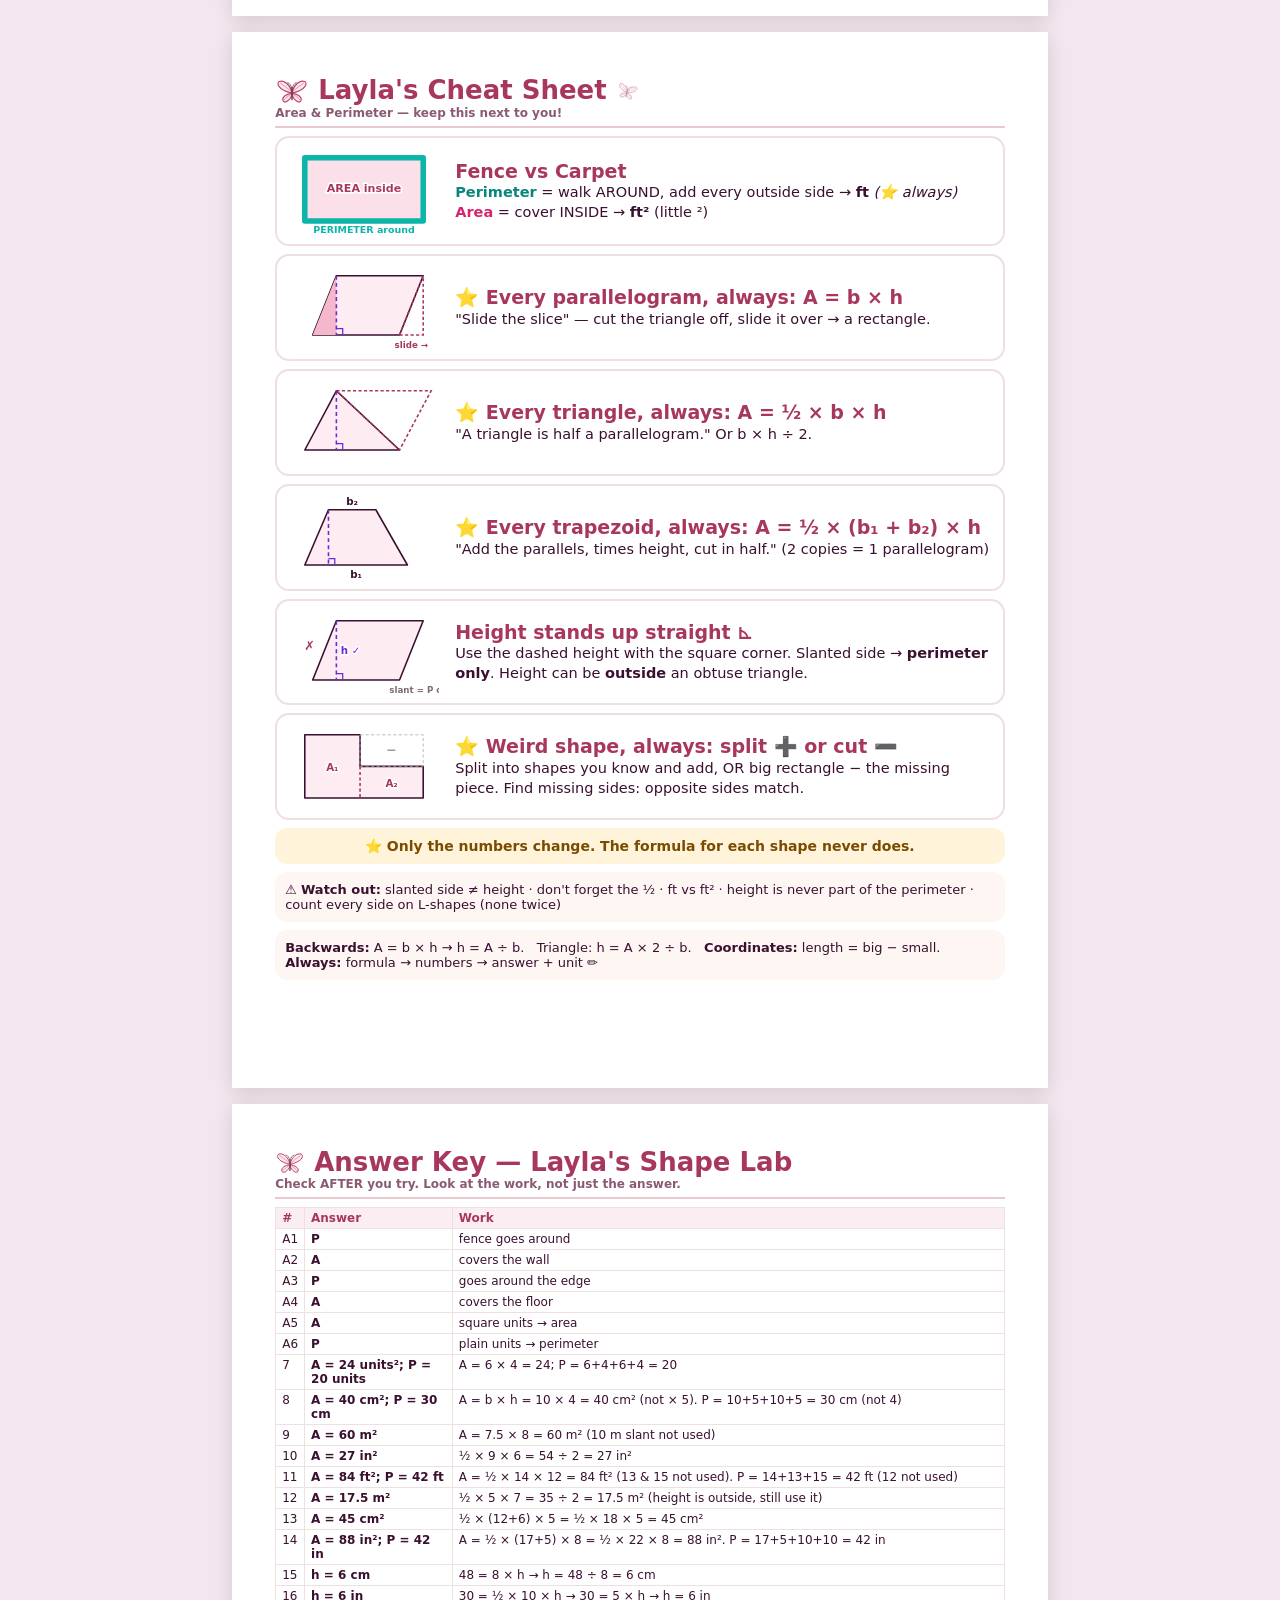
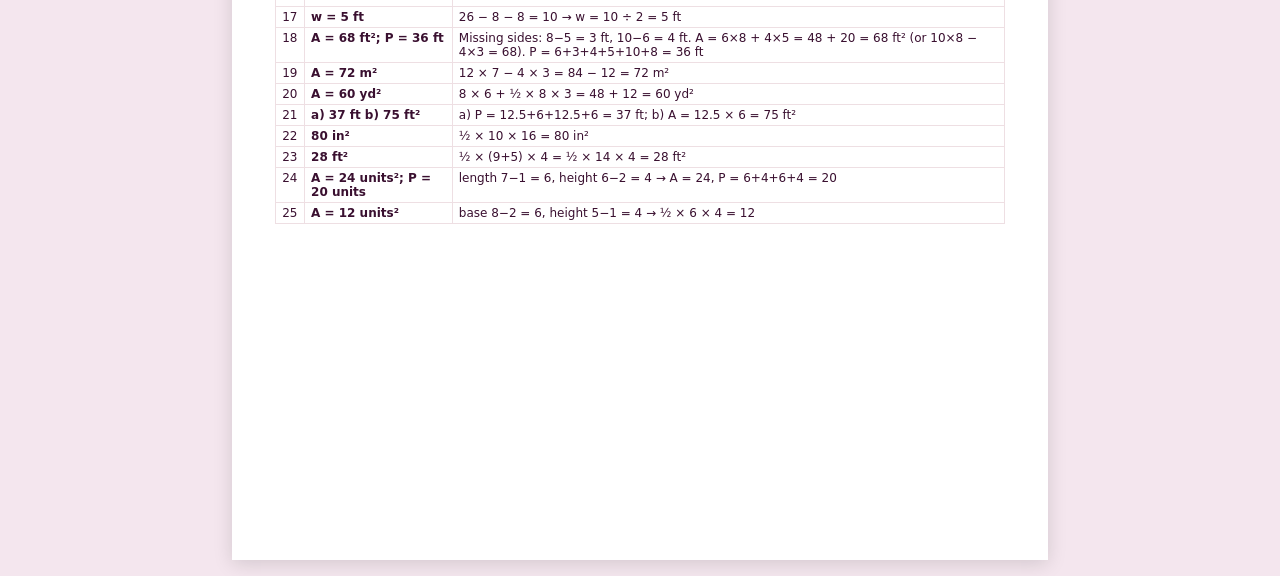
<file: worksheet.html>
<!doctype html><html lang="en"><head><meta charset="utf-8"><title>Layla's Shape Lab — Worksheet</title><style>@page{size:Letter;margin:0.45in}
*{box-sizing:border-box} body{font-family:"Segoe UI",system-ui,-apple-system,Roboto,sans-serif;color:#3a1030;margin:0}
.page{page-break-after:always;break-after:page} .page:last-child{page-break-after:auto}
.hdr{display:flex;justify-content:space-between;align-items:flex-end;border-bottom:2px solid #e8c9d4;padding-bottom:6px;margin-bottom:8px}
.brand{font-size:26px;font-weight:900;color:#a8375f} .sub{font-size:12px;color:#8a5a75;font-weight:600} .nm{font-size:13px;font-weight:700}
.legend{display:flex;gap:16px;font-size:11px;font-weight:700;margin:4px 0 8px} .legend i{display:inline-block;width:18px;height:8px;border-radius:3px;vertical-align:middle;margin-right:4px}
.legend i.dash{background:none;border-top:2px dashed #6d28d9;height:0}
h2{font-size:15px;margin:10px 0 6px;color:#a8375f} h2 small{font-size:11px;color:#3a1030;font-weight:600;margin-left:6px}
.sort{display:grid;grid-template-columns:1fr 1fr 1fr;gap:6px 14px;font-size:12.5px} .sort div{border:1.5px solid #eedfe3;border-radius:10px;padding:6px 8px;display:flex;justify-content:space-between}
.ap{font-weight:900;color:#a8375f;letter-spacing:2px}
.row2{display:grid;grid-template-columns:1fr 1fr;gap:10px} .row3{display:grid;grid-template-columns:1fr 1fr 1fr;gap:8px}
.prob{border:1.5px solid #eedfe3;border-radius:12px;padding:8px 10px;position:relative;break-inside:avoid}
.pn{position:absolute;top:-1px;left:-1px;background:#a8375f;color:#fff;font-weight:900;font-size:12px;border-radius:11px 0 10px 0;padding:2px 8px}
.pt{font-size:12px;font-weight:800;text-align:right;color:#8a5a75} .fig{text-align:center} .fig svg{max-width:100%;height:auto}
.csfoot.star{background:#fff4d9;color:#7a4b00;text-align:center;font-size:14px}
.fl{font-size:11px;font-weight:800;color:#7a4b00;background:#fff4d9;border-radius:8px;padding:2px 7px;margin:3px 0 2px;display:inline-block}
.prompt{font-size:13px;font-weight:800;margin-top:2px} .line{border-bottom:1px solid #e9dde0;height:21px}
.tip{background:#fffaf7} .emo{font-size:30px;text-align:center} .wp{font-size:12.5px;line-height:1.45;min-height:70px}
.csgrid{display:grid;grid-template-columns:1fr;gap:8px} .cs{display:flex;gap:16px;align-items:center;border:2px solid #eedfe3;border-radius:14px;padding:4px 12px}
.cst{font-size:19px;font-weight:900;color:#a8375f} .csb{font-size:14.5px;line-height:1.4} .cs svg{width:150px;height:auto;display:block}
  .csfoot{margin-top:8px;background:#fdf6f3;border-radius:12px;padding:10px;font-size:13px}
.key{width:100%;border-collapse:collapse;font-size:12px} .key td,.key th{border:1px solid #eedfe3;padding:3px 6px;text-align:left;vertical-align:top} .key th{background:#fbeef2;color:#a8375f}
@media screen{body{background:#f4e6ee} .page{background:#fff;width:8.5in;min-height:11in;margin:16px auto;padding:0.45in;box-shadow:0 4px 18px #0002}}</style></head><body><svg width="0" height="0" style="position:absolute"><symbol id="bf" viewBox="0 0 48 40"><path d="M24 20 C21 9 12 2.5 6 5 C1.5 7 3.5 17 24 21.5 Z" fill="#c2416e" fill-opacity="0.12" stroke="#c2416e" stroke-width="1.6" stroke-linejoin="round" stroke-linecap="round"/><path d="M24 20 C27 9 36 2.5 42 5 C46.5 7 44.5 17 24 21.5 Z" fill="#c2416e" fill-opacity="0.12" stroke="#c2416e" stroke-width="1.6" stroke-linejoin="round" stroke-linecap="round"/><path d="M24 22 C16 22.5 9.5 27 11 32 C12.5 36.5 19.5 34 24 24.5 Z" fill="#c2416e" fill-opacity="0.12" stroke="#c2416e" stroke-width="1.6" stroke-linejoin="round" stroke-linecap="round"/><path d="M24 22 C32 22.5 38.5 27 37 32 C35.5 36.5 28.5 34 24 24.5 Z" fill="#c2416e" fill-opacity="0.12" stroke="#c2416e" stroke-width="1.6" stroke-linejoin="round" stroke-linecap="round"/><path d="M22.5 19 C17 14 11 10 7.5 7.5 M25.5 19 C31 14 37 10 40.5 7.5 M22.5 23.5 C18 26 14 29 12.5 31.5 M25.5 23.5 C30 26 34 29 35.5 31.5" fill="none" stroke="#c2416e" stroke-width="0.96" stroke-linecap="round" opacity=".7"/><path d="M24 14.5 L24 31" stroke="#5b3a48" stroke-width="1.92" stroke-linecap="round"/><path d="M23.6 14.5 C22.5 10 20.5 7.5 18 6.5 M24.4 14.5 C25.5 10 27.5 7.5 30 6.5" fill="none" stroke="#5b3a48" stroke-width="1.12" stroke-linecap="round"/></symbol></svg><section class="page"><div class="hdr"><div><div class="brand"><svg width="34" height="28" style="vertical-align:middle;"><use href="#bf"/></svg> Layla's Shape Lab</div><div class="sub">Area &amp; Perimeter Practice · Parallelograms · Triangles · Trapezoids · Weird Shapes</div></div><div class="nm">Date: ________</div></div>
<div class="legend"><span><i style="background:#0bb5a8"></i> Perimeter = fence AROUND → units (ft)</span><span><i style="background:#f6c3d4"></i> Area = carpet INSIDE → square units (ft²)</span><span><i class="dash"></i> height = dashed ⊾</span></div>
<h2>A. Area or Perimeter? <small>Circle A or P.</small></h2>
<div class="sort">
<div>🏡 Fence around a garden <span class="ap">A &nbsp; P</span></div>
<div>🎨 Paint a wall <span class="ap">A &nbsp; P</span></div>
<div>🖼️ Ribbon around a frame <span class="ap">A &nbsp; P</span></div>
<div>🟫 Tiles on a floor <span class="ap">A &nbsp; P</span></div>
<div>📐 An answer of 36 ft² <span class="ap">A &nbsp; P</span></div>
<div>📏 An answer of 22 m <span class="ap">A &nbsp; P</span></div>
</div>
<h2>B. Warm-up <small>Each square = 1 unit.</small></h2>
<div class="row2"><div class="prob"><div class="pn">7</div><div class="pt">Count it</div><div class="fig"><svg viewBox="0 0 200 130" width="200" height="130"><line x1="38.5" y1="24.0" x2="38.5" y2="106.0" stroke="#e8cdd6"/><line x1="59.0" y1="24.0" x2="59.0" y2="106.0" stroke="#e8cdd6"/><line x1="79.5" y1="24.0" x2="79.5" y2="106.0" stroke="#e8cdd6"/><line x1="100.0" y1="24.0" x2="100.0" y2="106.0" stroke="#e8cdd6"/><line x1="120.5" y1="24.0" x2="120.5" y2="106.0" stroke="#e8cdd6"/><line x1="141.0" y1="24.0" x2="141.0" y2="106.0" stroke="#e8cdd6"/><line x1="161.5" y1="24.0" x2="161.5" y2="106.0" stroke="#e8cdd6"/><line x1="38.5" y1="24.0" x2="161.5" y2="24.0" stroke="#e8cdd6"/><line x1="38.5" y1="44.5" x2="161.5" y2="44.5" stroke="#e8cdd6"/><line x1="38.5" y1="65.0" x2="161.5" y2="65.0" stroke="#e8cdd6"/><line x1="38.5" y1="85.5" x2="161.5" y2="85.5" stroke="#e8cdd6"/><line x1="38.5" y1="106.0" x2="161.5" y2="106.0" stroke="#e8cdd6"/><rect x="38.5" y="24.0" width="123.0" height="82.0" fill="none" stroke="#3a1030" stroke-width="2"/><text x="100.0" y="117.0" font-size="12" fill="#3a1030" text-anchor="middle" dominant-baseline="middle" font-weight="700" style="paint-order:stroke;stroke:#fff;stroke-width:4px">l = 6</text><text x="16.5" y="65.0" font-size="12" fill="#3a1030" text-anchor="middle" dominant-baseline="middle" font-weight="700" style="paint-order:stroke;stroke:#fff;stroke-width:4px">w = 4</text></svg></div><div class="fl">⭐ Every rectangle, always: A = l × w &nbsp;·&nbsp; P = 2 × (l + w)</div><div class="prompt">A = ______ units² &nbsp;&nbsp; P = ______ units</div><div class="line"></div><div class="line"></div></div>
<div class="prob tip"><div class="pt">✏️ Write it every time</div><div style="font-size:13px;line-height:1.7">1) formula &nbsp;→&nbsp; 2) plug in numbers &nbsp;→&nbsp; 3) answer + unit<br>Example: A = b × h = 8 × 3 = <b>24 cm²</b><br>Slanted side? <b>Perimeter only.</b></div></div></div>
<h2>C. Parallelograms <small>A = b × h</small></h2>
<div class="row2"><div class="prob"><div class="pn">8</div><div class="pt">Find A and P</div><div class="fig"><svg viewBox="0 0 230 140" width="230" height="140"><polygon points="84.3,52.5 172.0,52.5 145.7,87.5 58.0,87.5" fill="#fdecf2" stroke="#3a1030" stroke-width="2" stroke-linejoin="round"/><line x1="84.3" y1="52.5" x2="84.3" y2="87.5" stroke="#6d28d9" stroke-width="2" stroke-dasharray="5 4"/><path d="M92.3076923076923,87.53846153846155 L92.3076923076923,79.53846153846155 L84.3076923076923,79.53846153846155" fill="none" stroke="#6d28d9" stroke-width="1.6"/><text x="118.3" y="70.0" font-size="13" fill="#6d28d9" text-anchor="middle" dominant-baseline="middle" font-weight="700" style="paint-order:stroke;stroke:#fff;stroke-width:4px">h = 4 cm</text><text x="101.8" y="99.5" font-size="13" fill="#3a1030" text-anchor="middle" dominant-baseline="middle" font-weight="700" style="paint-order:stroke;stroke:#fff;stroke-width:4px">b = 10 cm</text><text x="34.5" y="38.2" font-size="13" fill="#7d6b75" text-anchor="middle" dominant-baseline="middle" font-weight="700" style="paint-order:stroke;stroke:#fff;stroke-width:4px">side = 5 cm</text><text x="34.5" y="51.2" font-size="8.5" fill="#8a7a82" text-anchor="middle" dominant-baseline="middle" font-weight="700" style="paint-order:stroke;stroke:#fff;stroke-width:4px">(perimeter only)</text></svg></div><div class="fl">⭐ Every parallelogram, always: A = b × h &nbsp;·&nbsp; P = add all 4 sides</div><div class="prompt">A = ____________ &nbsp; P = ____________</div><div class="line"></div><div class="line"></div><div class="line"></div><div class="line"></div><div class="line"></div><div class="line"></div></div><div class="prob"><div class="pn">9</div><div class="pt">Find A</div><div class="fig"><svg viewBox="0 0 230 140" width="230" height="140"><polygon points="108.7,36.2 172.0,36.2 121.3,103.8 58.0,103.8" fill="#fdecf2" stroke="#3a1030" stroke-width="2" stroke-linejoin="round"/><line x1="108.7" y1="36.2" x2="108.7" y2="103.8" stroke="#6d28d9" stroke-width="2" stroke-dasharray="5 4"/><path d="M116.66666666666667,103.77777777777777 L116.66666666666667,95.77777777777777 L108.66666666666667,95.77777777777777" fill="none" stroke="#6d28d9" stroke-width="1.6"/><text x="142.7" y="70.0" font-size="13" fill="#6d28d9" text-anchor="middle" dominant-baseline="middle" font-weight="700" style="paint-order:stroke;stroke:#fff;stroke-width:4px">h = 8 m</text><text x="89.7" y="115.8" font-size="13" fill="#3a1030" text-anchor="middle" dominant-baseline="middle" font-weight="700" style="paint-order:stroke;stroke:#fff;stroke-width:4px">b = 7.5 m</text><text x="46.7" y="38.2" font-size="13" fill="#7d6b75" text-anchor="middle" dominant-baseline="middle" font-weight="700" style="paint-order:stroke;stroke:#fff;stroke-width:4px">side = 10 m</text><text x="46.7" y="51.2" font-size="8.5" fill="#8a7a82" text-anchor="middle" dominant-baseline="middle" font-weight="700" style="paint-order:stroke;stroke:#fff;stroke-width:4px">(perimeter only)</text></svg></div><div class="fl">⭐ Every parallelogram, always: A = b × h = __ × __ = __</div><div class="prompt">A = ________________</div><div class="line"></div><div class="line"></div><div class="line"></div><div class="line"></div><div class="line"></div><div class="line"></div></div></div></section><section class="page"><h2>D. Triangles <small>A = ½ × b × h</small></h2>
<div class="row3"><div class="prob"><div class="pn">10</div><div class="pt">Right</div><div class="fig"><svg viewBox="0 0 230 140" width="230" height="140"><polygon points="55.0,30.0 175.0,110.0 55.0,110.0" fill="#fdecf2" stroke="#3a1030" stroke-width="2" stroke-linejoin="round"/><line x1="55.0" y1="30.0" x2="55.0" y2="110.0" stroke="#6d28d9" stroke-width="2" stroke-dasharray="5 4"/><path d="M63.0,110.0 L63.0,102.0 L55.0,102.0" fill="none" stroke="#6d28d9" stroke-width="1.6"/><text x="89.0" y="70.0" font-size="13" fill="#6d28d9" text-anchor="middle" dominant-baseline="middle" font-weight="700" style="paint-order:stroke;stroke:#fff;stroke-width:4px">h = 6 in</text><text x="115.0" y="123.0" font-size="13" fill="#3a1030" text-anchor="middle" dominant-baseline="middle" font-weight="700" style="paint-order:stroke;stroke:#fff;stroke-width:4px">b = 9 in</text></svg></div><div class="fl">⭐ Every triangle, always: A = ½ × b × h</div><div class="prompt">A = ___________</div><div class="line"></div><div class="line"></div></div><div class="prob"><div class="pn">11</div><div class="pt">Find A and P</div><div class="fig"><svg viewBox="0 0 230 140" width="230" height="140"><polygon points="101.7,30.0 161.7,110.0 68.3,110.0" fill="#fdecf2" stroke="#3a1030" stroke-width="2" stroke-linejoin="round"/><line x1="101.7" y1="30.0" x2="101.7" y2="110.0" stroke="#6d28d9" stroke-width="2" stroke-dasharray="5 4"/><path d="M109.66666666666666,110.0 L109.66666666666666,102.0 L101.66666666666666,102.0" fill="none" stroke="#6d28d9" stroke-width="1.6"/><text x="135.7" y="70.0" font-size="13" fill="#6d28d9" text-anchor="middle" dominant-baseline="middle" font-weight="700" style="paint-order:stroke;stroke:#fff;stroke-width:4px">h = 12 ft</text><text x="115.0" y="123.0" font-size="13" fill="#3a1030" text-anchor="middle" dominant-baseline="middle" font-weight="700" style="paint-order:stroke;stroke:#fff;stroke-width:4px">b = 14 ft</text><text x="35.1" y="45.4" font-size="13" fill="#7d6b75" text-anchor="middle" dominant-baseline="middle" font-weight="700" style="paint-order:stroke;stroke:#fff;stroke-width:4px">side = 13 ft</text><text x="35.1" y="58.4" font-size="8.5" fill="#8a7a82" text-anchor="middle" dominant-baseline="middle" font-weight="700" style="paint-order:stroke;stroke:#fff;stroke-width:4px">(perimeter only)</text><text x="170.5" y="36.6" font-size="13" fill="#7d6b75" text-anchor="middle" dominant-baseline="middle" font-weight="700" style="paint-order:stroke;stroke:#fff;stroke-width:4px">side = 15 ft</text><text x="170.5" y="49.6" font-size="8.5" fill="#8a7a82" text-anchor="middle" dominant-baseline="middle" font-weight="700" style="paint-order:stroke;stroke:#fff;stroke-width:4px">(perimeter only)</text></svg></div><div class="fl">⭐ Every triangle, always: A = ½ × b × h · P = add 3 sides</div><div class="prompt">A = _______ P = _______</div><div class="line"></div><div class="line"></div></div><div class="prob"><div class="pn">12</div><div class="pt">Height outside!</div><div class="fig"><svg viewBox="0 0 230 140" width="230" height="140"><polygon points="69.3,30.0 160.7,110.0 103.6,110.0" fill="#fdecf2" stroke="#3a1030" stroke-width="2" stroke-linejoin="round"/><line x1="69.28571428571428" y1="110.0" x2="103.57142857142856" y2="110.0" stroke="#777" stroke-dasharray="4 3" stroke-width="1.8"/><line x1="69.3" y1="30.0" x2="69.3" y2="110.0" stroke="#6d28d9" stroke-width="2" stroke-dasharray="5 4"/><path d="M77.28571428571428,110.0 L77.28571428571428,102.0 L69.28571428571428,102.0" fill="none" stroke="#6d28d9" stroke-width="1.6"/><text x="35.3" y="70.0" font-size="13" fill="#6d28d9" text-anchor="middle" dominant-baseline="middle" font-weight="700" style="paint-order:stroke;stroke:#fff;stroke-width:4px">h = 7 m</text><text x="132.1" y="123.0" font-size="13" fill="#3a1030" text-anchor="middle" dominant-baseline="middle" font-weight="700" style="paint-order:stroke;stroke:#fff;stroke-width:4px">b = 5 m</text></svg></div><div class="fl">⭐ Every triangle, always: A = ½ × b × h</div><div class="prompt">A = ___________</div><div class="line"></div><div class="line"></div></div></div>
<h2>E. Trapezoids <small>A = ½ × (b₁ + b₂) × h</small></h2>
<div class="row2"><div class="prob"><div class="pn">13</div><div class="pt">Find A</div><div class="fig"><svg viewBox="0 0 230 140" width="230" height="140"><polygon points="61.0,36.2 142.0,36.2 196.0,103.8 34.0,103.8" fill="#fdecf2" stroke="#3a1030" stroke-width="2" stroke-linejoin="round"/><line x1="61.0" y1="36.2" x2="61.0" y2="103.8" stroke="#6d28d9" stroke-width="2" stroke-dasharray="5 4"/><path d="M69.0,103.75 L69.0,95.75 L61.0,95.75" fill="none" stroke="#6d28d9" stroke-width="1.6"/><text x="95.0" y="70.0" font-size="13" fill="#6d28d9" text-anchor="middle" dominant-baseline="middle" font-weight="700" style="paint-order:stroke;stroke:#fff;stroke-width:4px">h = 5 cm</text><text x="115.0" y="116.8" font-size="13" fill="#3a1030" text-anchor="middle" dominant-baseline="middle" font-weight="700" style="paint-order:stroke;stroke:#fff;stroke-width:4px">b₁ = 12 cm</text><text x="101.5" y="24.2" font-size="13" fill="#3a1030" text-anchor="middle" dominant-baseline="middle" font-weight="700" style="paint-order:stroke;stroke:#fff;stroke-width:4px">b₂ = 6 cm</text></svg></div><div class="fl">⭐ Every trapezoid, always: A = ½ × (b₁ + b₂) × h</div><div class="prompt">A = ________________</div><div class="line"></div><div class="line"></div></div><div class="prob"><div class="pn">14</div><div class="pt">Find A and P</div><div class="fig"><svg viewBox="0 0 230 140" width="230" height="140"><polygon points="98.2,43.2 131.8,43.2 172.0,96.8 58.0,96.8" fill="#fdecf2" stroke="#3a1030" stroke-width="2" stroke-linejoin="round"/><line x1="98.2" y1="43.2" x2="98.2" y2="96.8" stroke="#6d28d9" stroke-width="2" stroke-dasharray="5 4"/><path d="M106.23529411764706,96.8235294117647 L106.23529411764706,88.8235294117647 L98.23529411764706,88.8235294117647" fill="none" stroke="#6d28d9" stroke-width="1.6"/><text x="132.2" y="70.0" font-size="13" fill="#6d28d9" text-anchor="middle" dominant-baseline="middle" font-weight="700" style="paint-order:stroke;stroke:#fff;stroke-width:4px">h = 8 in</text><text x="115.0" y="109.8" font-size="13" fill="#3a1030" text-anchor="middle" dominant-baseline="middle" font-weight="700" style="paint-order:stroke;stroke:#fff;stroke-width:4px">b₁ = 17 in</text><text x="115.0" y="31.2" font-size="13" fill="#3a1030" text-anchor="middle" dominant-baseline="middle" font-weight="700" style="paint-order:stroke;stroke:#fff;stroke-width:4px">b₂ = 5 in</text><text x="39.3" y="36.6" font-size="13" fill="#7d6b75" text-anchor="middle" dominant-baseline="middle" font-weight="700" style="paint-order:stroke;stroke:#fff;stroke-width:4px">side = 10 in</text><text x="39.3" y="49.6" font-size="8.5" fill="#8a7a82" text-anchor="middle" dominant-baseline="middle" font-weight="700" style="paint-order:stroke;stroke:#fff;stroke-width:4px">(perimeter only)</text><text x="190.7" y="36.6" font-size="13" fill="#7d6b75" text-anchor="middle" dominant-baseline="middle" font-weight="700" style="paint-order:stroke;stroke:#fff;stroke-width:4px">side = 10 in</text><text x="190.7" y="49.6" font-size="8.5" fill="#8a7a82" text-anchor="middle" dominant-baseline="middle" font-weight="700" style="paint-order:stroke;stroke:#fff;stroke-width:4px">(perimeter only)</text></svg></div><div class="fl">⭐ Every trapezoid, always: A = ½ × (b₁ + b₂) × h &nbsp;·&nbsp; P = add all 4 sides</div><div class="prompt">A = __________ &nbsp; P = __________</div><div class="line"></div><div class="line"></div></div></div>
<h2>F. Backwards <small>Given the area, find the missing part.</small></h2>
<div class="row3"><div class="prob"><div class="pn">15</div><div class="pt">A = 48 cm²</div><div class="fig"><svg viewBox="0 0 230 140" width="230" height="140"><polygon points="96.0,41.5 172.0,41.5 134.0,98.5 58.0,98.5" fill="#fdecf2" stroke="#3a1030" stroke-width="2" stroke-linejoin="round"/><line x1="96.0" y1="41.5" x2="96.0" y2="98.5" stroke="#6d28d9" stroke-width="2" stroke-dasharray="5 4"/><path d="M104.0,98.5 L104.0,90.5 L96.0,90.5" fill="none" stroke="#6d28d9" stroke-width="1.6"/><text x="130.0" y="70.0" font-size="13" fill="#6d28d9" text-anchor="middle" dominant-baseline="middle" font-weight="700" style="paint-order:stroke;stroke:#fff;stroke-width:4px">h = ?</text><text x="96.0" y="110.5" font-size="13" fill="#3a1030" text-anchor="middle" dominant-baseline="middle" font-weight="700" style="paint-order:stroke;stroke:#fff;stroke-width:4px">b = 8 cm</text><text x="33.2" y="36.7" font-size="13" fill="#7d6b75" text-anchor="middle" dominant-baseline="middle" font-weight="700" style="paint-order:stroke;stroke:#fff;stroke-width:4px">side = 7.2 cm</text><text x="33.2" y="49.7" font-size="8.5" fill="#8a7a82" text-anchor="middle" dominant-baseline="middle" font-weight="700" style="paint-order:stroke;stroke:#fff;stroke-width:4px">(perimeter only)</text></svg></div><div class="fl">⭐ Every parallelogram, always: A = b × h → h = A ÷ b</div><div class="prompt">h = ___________</div><div class="line"></div></div><div class="prob"><div class="pn">16</div><div class="pt">A = 30 in²</div><div class="fig"><svg viewBox="0 0 230 140" width="230" height="140"><polygon points="101.7,30.0 181.7,110.0 48.3,110.0" fill="#fdecf2" stroke="#3a1030" stroke-width="2" stroke-linejoin="round"/><line x1="101.7" y1="30.0" x2="101.7" y2="110.0" stroke="#6d28d9" stroke-width="2" stroke-dasharray="5 4"/><path d="M109.66666666666666,110.0 L109.66666666666666,102.0 L101.66666666666666,102.0" fill="none" stroke="#6d28d9" stroke-width="1.6"/><text x="135.7" y="70.0" font-size="13" fill="#6d28d9" text-anchor="middle" dominant-baseline="middle" font-weight="700" style="paint-order:stroke;stroke:#fff;stroke-width:4px">h = ?</text><text x="115.0" y="123.0" font-size="13" fill="#3a1030" text-anchor="middle" dominant-baseline="middle" font-weight="700" style="paint-order:stroke;stroke:#fff;stroke-width:4px">b = 10 in</text></svg></div><div class="fl">⭐ Every triangle, always: A = ½ × b × h → h = A × 2 ÷ b</div><div class="prompt">h = ___________</div><div class="line"></div></div>
<div class="prob"><div class="pn">17</div><div class="pt">Rectangle: P = 26 ft</div><div class="fig"><svg viewBox="0 0 230 135" width="230" height="135"><polygon points="40.0,30.0 190.0,30.0 190.0,110.0 40.0,110.0" fill="#fdecf2" stroke="#3a1030" stroke-width="2" stroke-linejoin="round"/><text x="115.0" y="122.0" font-size="13" fill="#3a1030" text-anchor="middle" dominant-baseline="middle" font-weight="700" style="paint-order:stroke;stroke:#fff;stroke-width:4px">l = 8 ft</text><text x="22.0" y="70.0" font-size="13" fill="#6d28d9" text-anchor="middle" dominant-baseline="middle" font-weight="700" style="paint-order:stroke;stroke:#fff;stroke-width:4px">w = ?</text></svg></div><div class="fl">⭐ Every rectangle, always: P = 2 × (l + w)</div><div class="prompt">w = ___________</div><div class="line"></div></div></div></section><section class="page"><h2>G. Weird shapes <small>Split it ➕ or cut it out ➖</small></h2>
<div class="row3"><div class="prob"><div class="pn">18</div><div class="pt">Find A and P</div><div class="fig"><svg viewBox="0 0 230 150" width="230" height="150"><polygon points="58.8,30.0 126.2,30.0 126.2,63.8 171.2,63.8 171.2,120.0 58.8,120.0" fill="#fdecf2" stroke="#3a1030" stroke-width="2" stroke-linejoin="round"/><line x1="126.2" y1="63.8" x2="126.2" y2="120.0" stroke="#a8375f" stroke-width="1.6" stroke-dasharray="4 3"/><text x="92.5" y="75.0" font-size="11" fill="#a8375f" text-anchor="middle" dominant-baseline="middle" font-weight="700" style="paint-order:stroke;stroke:#fff;stroke-width:4px">Piece 1</text><text x="148.8" y="91.9" font-size="11" fill="#a8375f" text-anchor="middle" dominant-baseline="middle" font-weight="700" style="paint-order:stroke;stroke:#fff;stroke-width:4px">Piece 2</text><text x="92.5" y="18.0" font-size="13" fill="#3a1030" text-anchor="middle" dominant-baseline="middle" font-weight="700" style="paint-order:stroke;stroke:#fff;stroke-width:4px">6 ft</text><text x="196.4" y="91.9" font-size="13" fill="#3a1030" text-anchor="middle" dominant-baseline="middle" font-weight="700" style="paint-order:stroke;stroke:#fff;stroke-width:4px">5 ft</text><text x="115.0" y="132.0" font-size="13" fill="#3a1030" text-anchor="middle" dominant-baseline="middle" font-weight="700" style="paint-order:stroke;stroke:#fff;stroke-width:4px">10 ft</text><text x="33.5" y="75.0" font-size="13" fill="#3a1030" text-anchor="middle" dominant-baseline="middle" font-weight="700" style="paint-order:stroke;stroke:#fff;stroke-width:4px">8 ft</text></svg></div><div class="fl">⭐ Weird shape, always: A = A₁ + A₂ · P = all 6 sides</div><div class="prompt">A = _______ P = _______</div><div class="line"></div><div class="line"></div></div><div class="prob"><div class="pn">19</div><div class="pt">Big − cut-out</div><div class="fig"><svg viewBox="0 0 230 150" width="230" height="150"><polygon points="37.9,30.0 89.3,30.0 89.3,68.6 140.7,68.6 140.7,30.0 192.1,30.0 192.1,120.0 37.9,120.0" fill="#fdecf2" stroke="#3a1030" stroke-width="2" stroke-linejoin="round"/><text x="115.0" y="133.0" font-size="13" fill="#3a1030" text-anchor="middle" dominant-baseline="middle" font-weight="700" style="paint-order:stroke;stroke:#fff;stroke-width:4px">12 m</text><text x="16.0" y="75.0" font-size="13" fill="#3a1030" text-anchor="middle" dominant-baseline="middle" font-weight="700" style="paint-order:stroke;stroke:#fff;stroke-width:4px">7 m</text><text x="115.0" y="20.0" font-size="13" fill="#3a1030" text-anchor="middle" dominant-baseline="middle" font-weight="700" style="paint-order:stroke;stroke:#fff;stroke-width:4px">4 m</text><text x="162.7" y="49.3" font-size="13" fill="#6d28d9" text-anchor="middle" dominant-baseline="middle" font-weight="700" style="paint-order:stroke;stroke:#fff;stroke-width:4px">3 m</text><text x="115.0" y="51.3" font-size="10" fill="#a8375f" text-anchor="middle" dominant-baseline="middle" font-weight="700" style="paint-order:stroke;stroke:#fff;stroke-width:4px">cut-out</text><line x1="89.3" y1="30.0" x2="140.7" y2="30.0" stroke="#a8375f" stroke-width="1.4" stroke-dasharray="4 3"/><text x="115.0" y="89.0" font-size="11" fill="#a8375f" text-anchor="middle" dominant-baseline="middle" font-weight="700" style="paint-order:stroke;stroke:#fff;stroke-width:4px">Big rectangle</text></svg></div><div class="fl">⭐ Weird shape, always: A = big − cut-out</div><div class="prompt">A = ___________</div><div class="line"></div><div class="line"></div></div><div class="prob"><div class="pn">20</div><div class="pt">Rectangle + triangle</div><div class="fig"><svg viewBox="0 0 230 150" width="230" height="150"><polygon points="75.0,60.0 115.0,30.0 155.0,60.0 155.0,120.0 75.0,120.0" fill="#fdecf2" stroke="#3a1030" stroke-width="2" stroke-linejoin="round"/><line x1="75.0" y1="60.0" x2="155.0" y2="60.0" stroke="#bbb" stroke-dasharray="3 3"/><line x1="115.0" y1="30.0" x2="115.0" y2="60.0" stroke="#6d28d9" stroke-width="2" stroke-dasharray="5 4"/><path d="M123.0,60.0 L123.0,52.0 L115.0,52.0" fill="none" stroke="#6d28d9" stroke-width="1.6"/><text x="145.0" y="47.0" font-size="13" fill="#6d28d9" text-anchor="middle" dominant-baseline="middle" font-weight="700" style="paint-order:stroke;stroke:#fff;stroke-width:4px">h = 3 yd</text><text x="115.0" y="133.0" font-size="13" fill="#3a1030" text-anchor="middle" dominant-baseline="middle" font-weight="700" style="paint-order:stroke;stroke:#fff;stroke-width:4px">8 yd</text><text x="49.8" y="90.0" font-size="13" fill="#3a1030" text-anchor="middle" dominant-baseline="middle" font-weight="700" style="paint-order:stroke;stroke:#fff;stroke-width:4px">6 yd</text><text x="115.0" y="94.0" font-size="11" fill="#a8375f" text-anchor="middle" dominant-baseline="middle" font-weight="700" style="paint-order:stroke;stroke:#fff;stroke-width:4px">Piece 1</text><text x="67.0" y="32.0" font-size="10" fill="#a8375f" text-anchor="middle" dominant-baseline="middle" font-weight="700" style="paint-order:stroke;stroke:#fff;stroke-width:4px">Piece 2 ↘</text></svg></div><div class="fl">⭐ Weird shape, always: A = A₁ + A₂</div><div class="prompt">A = ___________</div><div class="line"></div><div class="line"></div></div></div>
<h2>H. Word problems <small>Draw it. Label it. Answer + unit!</small></h2>
<div class="row3">
<div class="prob"><div class="pn">21</div><div class="emo">🌷</div><div class="wp">A garden is <b>12.5 ft</b> long and <b>6 ft</b> wide.<br>a) How much <u>fence</u> goes around it?<br>b) How much <u>soil</u> covers it?</div><div class="fl">⭐ Every rectangle, always: P = 2 × (l + w) · A = l × w</div><div class="prompt">a) ________ &nbsp; b) ________</div><div class="line"></div><div class="line"></div></div>
<div class="prob"><div class="pn">22</div><div class="emo">🚩</div><div class="wp">A triangle pennant has a base of <b>10 in</b> and a height of <b>16 in</b>. How much <u>felt</u> is needed?</div><div class="fl">⭐ Every triangle, always: A = ½ × b × h</div><div class="prompt">________________</div><div class="line"></div><div class="line"></div></div>
<div class="prob"><div class="pn">23</div><div class="emo">🪟</div><div class="wp">A window is a trapezoid. Bases: <b>9 ft</b> and <b>5 ft</b>. Height: <b>4 ft</b>. How much <u>glass</u>?</div><div class="fl">⭐ Every trapezoid, always: A = ½ × (b₁ + b₂) × h</div><div class="prompt">________________</div><div class="line"></div><div class="line"></div></div></div>
<h2>I. Coordinate plane</h2>
<div class="row2"><div class="prob"><div class="pn">24</div><div class="pt">Rectangle</div><div class="fig"><svg viewBox="0 0 230 190" width="230" height="190"><line x1="46.0" y1="168.0" x2="46.0" y2="22.0" stroke="#3a1030" stroke-width="1.6"/><line x1="46.0" y1="168.0" x2="192.0" y2="168.0" stroke="#3a1030" stroke-width="1.6"/><text x="46.0" y="179.0" font-size="8" text-anchor="middle">0</text><text x="39.0" y="171.0" font-size="8" text-anchor="middle">0</text><line x1="62.22222222222222" y1="168.0" x2="62.22222222222222" y2="22.0" stroke="#eddde2" stroke-width="1"/><line x1="46.0" y1="151.77777777777777" x2="192.0" y2="151.77777777777777" stroke="#eddde2" stroke-width="1"/><text x="62.22222222222222" y="179.0" font-size="8" text-anchor="middle">1</text><text x="39.0" y="154.77777777777777" font-size="8" text-anchor="middle">1</text><line x1="78.44444444444444" y1="168.0" x2="78.44444444444444" y2="22.0" stroke="#eddde2" stroke-width="1"/><line x1="46.0" y1="135.55555555555554" x2="192.0" y2="135.55555555555554" stroke="#eddde2" stroke-width="1"/><text x="78.44444444444444" y="179.0" font-size="8" text-anchor="middle">2</text><text x="39.0" y="138.55555555555554" font-size="8" text-anchor="middle">2</text><line x1="94.66666666666666" y1="168.0" x2="94.66666666666666" y2="22.0" stroke="#eddde2" stroke-width="1"/><line x1="46.0" y1="119.33333333333334" x2="192.0" y2="119.33333333333334" stroke="#eddde2" stroke-width="1"/><text x="94.66666666666666" y="179.0" font-size="8" text-anchor="middle">3</text><text x="39.0" y="122.33333333333334" font-size="8" text-anchor="middle">3</text><line x1="110.88888888888889" y1="168.0" x2="110.88888888888889" y2="22.0" stroke="#eddde2" stroke-width="1"/><line x1="46.0" y1="103.11111111111111" x2="192.0" y2="103.11111111111111" stroke="#eddde2" stroke-width="1"/><text x="110.88888888888889" y="179.0" font-size="8" text-anchor="middle">4</text><text x="39.0" y="106.11111111111111" font-size="8" text-anchor="middle">4</text><line x1="127.11111111111111" y1="168.0" x2="127.11111111111111" y2="22.0" stroke="#eddde2" stroke-width="1"/><line x1="46.0" y1="86.88888888888889" x2="192.0" y2="86.88888888888889" stroke="#eddde2" stroke-width="1"/><text x="127.11111111111111" y="179.0" font-size="8" text-anchor="middle">5</text><text x="39.0" y="89.88888888888889" font-size="8" text-anchor="middle">5</text><line x1="143.33333333333331" y1="168.0" x2="143.33333333333331" y2="22.0" stroke="#eddde2" stroke-width="1"/><line x1="46.0" y1="70.66666666666667" x2="192.0" y2="70.66666666666667" stroke="#eddde2" stroke-width="1"/><text x="143.33333333333331" y="179.0" font-size="8" text-anchor="middle">6</text><text x="39.0" y="73.66666666666667" font-size="8" text-anchor="middle">6</text><line x1="159.55555555555554" y1="168.0" x2="159.55555555555554" y2="22.0" stroke="#eddde2" stroke-width="1"/><line x1="46.0" y1="54.44444444444446" x2="192.0" y2="54.44444444444446" stroke="#eddde2" stroke-width="1"/><text x="159.55555555555554" y="179.0" font-size="8" text-anchor="middle">7</text><text x="39.0" y="57.44444444444446" font-size="8" text-anchor="middle">7</text><line x1="175.77777777777777" y1="168.0" x2="175.77777777777777" y2="22.0" stroke="#eddde2" stroke-width="1"/><line x1="46.0" y1="38.22222222222223" x2="192.0" y2="38.22222222222223" stroke="#eddde2" stroke-width="1"/><text x="175.77777777777777" y="179.0" font-size="8" text-anchor="middle">8</text><text x="39.0" y="41.22222222222223" font-size="8" text-anchor="middle">8</text><line x1="192.0" y1="168.0" x2="192.0" y2="22.0" stroke="#eddde2" stroke-width="1"/><line x1="46.0" y1="22.0" x2="192.0" y2="22.0" stroke="#eddde2" stroke-width="1"/><text x="192.0" y="179.0" font-size="8" text-anchor="middle">9</text><text x="39.0" y="25.0" font-size="8" text-anchor="middle">9</text><polygon points="62.2,135.6 159.6,135.6 159.6,70.7 62.2,70.7" fill="#fdecf2" stroke="#3a1030" stroke-width="1.6" stroke-linejoin="round"/><circle cx="62.22222222222222" cy="135.55555555555554" r="3" fill="#a8375f"/><text x="42.2" y="144.6" font-size="10" fill="#3a1030" text-anchor="middle" dominant-baseline="middle" font-weight="700" style="paint-order:stroke;stroke:#fff;stroke-width:4px">(1,2)</text><circle cx="159.55555555555554" cy="135.55555555555554" r="3" fill="#a8375f"/><text x="179.6" y="144.6" font-size="10" fill="#3a1030" text-anchor="middle" dominant-baseline="middle" font-weight="700" style="paint-order:stroke;stroke:#fff;stroke-width:4px">(7,2)</text><circle cx="159.55555555555554" cy="70.66666666666667" r="3" fill="#a8375f"/><text x="179.6" y="62.7" font-size="10" fill="#3a1030" text-anchor="middle" dominant-baseline="middle" font-weight="700" style="paint-order:stroke;stroke:#fff;stroke-width:4px">(7,6)</text><circle cx="62.22222222222222" cy="70.66666666666667" r="3" fill="#a8375f"/><text x="42.2" y="62.7" font-size="10" fill="#3a1030" text-anchor="middle" dominant-baseline="middle" font-weight="700" style="paint-order:stroke;stroke:#fff;stroke-width:4px">(1,6)</text></svg></div><div class="fl">⭐ Every rectangle, always: l = big − small · A = l × w · P = 2 × (l + w)</div><div class="prompt">A = _______ &nbsp; P = _______</div><div class="line"></div><div class="line"></div></div><div class="prob"><div class="pn">25</div><div class="pt">Right triangle</div><div class="fig"><svg viewBox="0 0 230 190" width="230" height="190"><line x1="46.0" y1="168.0" x2="46.0" y2="22.0" stroke="#3a1030" stroke-width="1.6"/><line x1="46.0" y1="168.0" x2="192.0" y2="168.0" stroke="#3a1030" stroke-width="1.6"/><text x="46.0" y="179.0" font-size="8" text-anchor="middle">0</text><text x="39.0" y="171.0" font-size="8" text-anchor="middle">0</text><line x1="62.22222222222222" y1="168.0" x2="62.22222222222222" y2="22.0" stroke="#eddde2" stroke-width="1"/><line x1="46.0" y1="151.77777777777777" x2="192.0" y2="151.77777777777777" stroke="#eddde2" stroke-width="1"/><text x="62.22222222222222" y="179.0" font-size="8" text-anchor="middle">1</text><text x="39.0" y="154.77777777777777" font-size="8" text-anchor="middle">1</text><line x1="78.44444444444444" y1="168.0" x2="78.44444444444444" y2="22.0" stroke="#eddde2" stroke-width="1"/><line x1="46.0" y1="135.55555555555554" x2="192.0" y2="135.55555555555554" stroke="#eddde2" stroke-width="1"/><text x="78.44444444444444" y="179.0" font-size="8" text-anchor="middle">2</text><text x="39.0" y="138.55555555555554" font-size="8" text-anchor="middle">2</text><line x1="94.66666666666666" y1="168.0" x2="94.66666666666666" y2="22.0" stroke="#eddde2" stroke-width="1"/><line x1="46.0" y1="119.33333333333334" x2="192.0" y2="119.33333333333334" stroke="#eddde2" stroke-width="1"/><text x="94.66666666666666" y="179.0" font-size="8" text-anchor="middle">3</text><text x="39.0" y="122.33333333333334" font-size="8" text-anchor="middle">3</text><line x1="110.88888888888889" y1="168.0" x2="110.88888888888889" y2="22.0" stroke="#eddde2" stroke-width="1"/><line x1="46.0" y1="103.11111111111111" x2="192.0" y2="103.11111111111111" stroke="#eddde2" stroke-width="1"/><text x="110.88888888888889" y="179.0" font-size="8" text-anchor="middle">4</text><text x="39.0" y="106.11111111111111" font-size="8" text-anchor="middle">4</text><line x1="127.11111111111111" y1="168.0" x2="127.11111111111111" y2="22.0" stroke="#eddde2" stroke-width="1"/><line x1="46.0" y1="86.88888888888889" x2="192.0" y2="86.88888888888889" stroke="#eddde2" stroke-width="1"/><text x="127.11111111111111" y="179.0" font-size="8" text-anchor="middle">5</text><text x="39.0" y="89.88888888888889" font-size="8" text-anchor="middle">5</text><line x1="143.33333333333331" y1="168.0" x2="143.33333333333331" y2="22.0" stroke="#eddde2" stroke-width="1"/><line x1="46.0" y1="70.66666666666667" x2="192.0" y2="70.66666666666667" stroke="#eddde2" stroke-width="1"/><text x="143.33333333333331" y="179.0" font-size="8" text-anchor="middle">6</text><text x="39.0" y="73.66666666666667" font-size="8" text-anchor="middle">6</text><line x1="159.55555555555554" y1="168.0" x2="159.55555555555554" y2="22.0" stroke="#eddde2" stroke-width="1"/><line x1="46.0" y1="54.44444444444446" x2="192.0" y2="54.44444444444446" stroke="#eddde2" stroke-width="1"/><text x="159.55555555555554" y="179.0" font-size="8" text-anchor="middle">7</text><text x="39.0" y="57.44444444444446" font-size="8" text-anchor="middle">7</text><line x1="175.77777777777777" y1="168.0" x2="175.77777777777777" y2="22.0" stroke="#eddde2" stroke-width="1"/><line x1="46.0" y1="38.22222222222223" x2="192.0" y2="38.22222222222223" stroke="#eddde2" stroke-width="1"/><text x="175.77777777777777" y="179.0" font-size="8" text-anchor="middle">8</text><text x="39.0" y="41.22222222222223" font-size="8" text-anchor="middle">8</text><line x1="192.0" y1="168.0" x2="192.0" y2="22.0" stroke="#eddde2" stroke-width="1"/><line x1="46.0" y1="22.0" x2="192.0" y2="22.0" stroke="#eddde2" stroke-width="1"/><text x="192.0" y="179.0" font-size="8" text-anchor="middle">9</text><text x="39.0" y="25.0" font-size="8" text-anchor="middle">9</text><polygon points="78.4,151.8 175.8,151.8 78.4,86.9" fill="#fdecf2" stroke="#3a1030" stroke-width="1.6" stroke-linejoin="round"/><circle cx="78.44444444444444" cy="151.77777777777777" r="3" fill="#a8375f"/><text x="58.4" y="160.8" font-size="10" fill="#3a1030" text-anchor="middle" dominant-baseline="middle" font-weight="700" style="paint-order:stroke;stroke:#fff;stroke-width:4px">(2,1)</text><circle cx="175.77777777777777" cy="151.77777777777777" r="3" fill="#a8375f"/><text x="195.8" y="160.8" font-size="10" fill="#3a1030" text-anchor="middle" dominant-baseline="middle" font-weight="700" style="paint-order:stroke;stroke:#fff;stroke-width:4px">(8,1)</text><circle cx="78.44444444444444" cy="86.88888888888889" r="3" fill="#a8375f"/><text x="58.4" y="78.9" font-size="10" fill="#3a1030" text-anchor="middle" dominant-baseline="middle" font-weight="700" style="paint-order:stroke;stroke:#fff;stroke-width:4px">(2,5)</text></svg></div><div class="fl">⭐ Every triangle, always: b, h = big − small · A = ½ × b × h</div><div class="prompt">A = ___________</div><div class="line"></div><div class="line"></div></div></div></section><section class="page"><div class="hdr"><div><div class="brand"><svg width="34" height="28" style="vertical-align:middle;"><use href="#bf"/></svg> Layla's Cheat Sheet <svg width="22" height="18" style="vertical-align:middle;opacity:.5;transform:rotate(14deg)"><use href="#bf"/></svg></div><div class="sub">Area &amp; Perimeter — keep this next to you!</div></div></div>
<div class="csgrid">
<div class="cs"><div><svg viewBox="0 0 190 125" width="190" height="125"><rect x="20" y="20" width="150" height="80" fill="#fbe0ea" stroke="#0bb5a8" stroke-width="7" stroke-linejoin="round"/><text x="95.0" y="60.0" font-size="14" fill="#a8375f" text-anchor="middle" dominant-baseline="middle" font-weight="700" style="paint-order:stroke;stroke:#fff;stroke-width:4px">AREA inside</text><text x="95.0" y="112.0" font-size="12" fill="#0bb5a8" text-anchor="middle" dominant-baseline="middle" font-weight="700" style="paint-order:stroke;stroke:#fff;stroke-width:4px">PERIMETER around</text></svg></div><div><div class="cst">Fence vs Carpet</div><div class="csb"><b style="color:#07867c">Perimeter</b> = walk AROUND, add every outside side → <b>ft</b> <i>(⭐ always)</i><br><b style="color:#d6246e">Area</b> = cover INSIDE → <b>ft²</b> (little ²)</div></div></div>
<div class="cs"><div><svg viewBox="0 0 190 120" width="190" height="120"><polygon points="60.0,20.0 170.0,20.0 140.0,95.0 30.0,95.0" fill="#fdecf2" stroke="#3a1030" stroke-width="2" stroke-linejoin="round"/><polygon points="30.0,95.0 60.0,95.0 60.0,20.0" fill="#f4b7cb" stroke="none" stroke-width="0" stroke-linejoin="round"/><polygon points="140,95 170,95 170,20" fill="none" stroke="#a8375f" stroke-width="2" stroke-dasharray="4 3"/><line x1="60.0" y1="20.0" x2="60.0" y2="95.0" stroke="#6d28d9" stroke-width="2" stroke-dasharray="5 4"/><path d="M68,95 L68,87 L60,87" fill="none" stroke="#6d28d9" stroke-width="1.6"/><text x="155.0" y="108.0" font-size="11" fill="#a8375f" text-anchor="middle" dominant-baseline="middle" font-weight="700" style="paint-order:stroke;stroke:#fff;stroke-width:4px">slide →</text></svg></div><div><div class="cst">⭐ Every parallelogram, always: A = b × h</div><div class="csb">"Slide the slice" — cut the triangle off, slide it over → a rectangle.</div></div></div>
<div class="cs"><div><svg viewBox="0 0 190 120" width="190" height="120"><polygon points="60.0,20.0 140.0,95.0 20.0,95.0" fill="#fdecf2" stroke="#3a1030" stroke-width="2" stroke-linejoin="round"/><polygon points="60,20 180,20 140,95" fill="none" stroke="#a8375f" stroke-width="2" stroke-dasharray="4 3"/><line x1="60.0" y1="20.0" x2="60.0" y2="95.0" stroke="#6d28d9" stroke-width="2" stroke-dasharray="5 4"/><path d="M68,95 L68,87 L60,87" fill="none" stroke="#6d28d9" stroke-width="1.6"/></svg></div><div><div class="cst">⭐ Every triangle, always: A = ½ × b × h</div><div class="csb">"A triangle is half a parallelogram." Or b × h ÷ 2.</div></div></div>
<div class="cs"><div><svg viewBox="0 0 190 120" width="190" height="120"><polygon points="50.0,25.0 110.0,25.0 150.0,95.0 20.0,95.0" fill="#fdecf2" stroke="#3a1030" stroke-width="2" stroke-linejoin="round"/><line x1="50.0" y1="25.0" x2="50.0" y2="95.0" stroke="#6d28d9" stroke-width="2" stroke-dasharray="5 4"/><path d="M58,95 L58,87 L50,87" fill="none" stroke="#6d28d9" stroke-width="1.6"/><text x="80.0" y="15.0" font-size="13" fill="#3a1030" text-anchor="middle" dominant-baseline="middle" font-weight="700" style="paint-order:stroke;stroke:#fff;stroke-width:4px">b₂</text><text x="85.0" y="108.0" font-size="13" fill="#3a1030" text-anchor="middle" dominant-baseline="middle" font-weight="700" style="paint-order:stroke;stroke:#fff;stroke-width:4px">b₁</text></svg></div><div><div class="cst">⭐ Every trapezoid, always: A = ½ × (b₁ + b₂) × h</div><div class="csb">"Add the parallels, times height, cut in half." (2 copies = 1 parallelogram)</div></div></div>
<div class="cs"><div><svg viewBox="0 0 190 120" width="190" height="120"><polygon points="60.0,20.0 170.0,20.0 140.0,95.0 30.0,95.0" fill="#fdecf2" stroke="#3a1030" stroke-width="2" stroke-linejoin="round"/><line x1="60.0" y1="20.0" x2="60.0" y2="95.0" stroke="#6d28d9" stroke-width="2" stroke-dasharray="5 4"/><path d="M68,95 L68,87 L60,87" fill="none" stroke="#6d28d9" stroke-width="1.6"/><text x="78.0" y="58.0" font-size="13" fill="#6d28d9" text-anchor="middle" dominant-baseline="middle" font-weight="700" style="paint-order:stroke;stroke:#fff;stroke-width:4px">h ✓</text><text x="26.0" y="52.0" font-size="16" fill="#a8375f" text-anchor="middle" dominant-baseline="middle" font-weight="700" style="paint-order:stroke;stroke:#fff;stroke-width:4px">✗</text><text x="170.0" y="108.0" font-size="11" fill="#7d6b75" text-anchor="middle" dominant-baseline="middle" font-weight="700" style="paint-order:stroke;stroke:#fff;stroke-width:4px">slant = P only</text></svg></div><div><div class="cst">Height stands up straight ⊾</div><div class="csb">Use the dashed height with the square corner. Slanted side → <b>perimeter only</b>. Height can be <b>outside</b> an obtuse triangle.</div></div></div>
<div class="cs"><div><svg viewBox="0 0 190 120" width="190" height="120"><polygon points="20.0,20.0 90.0,20.0 90.0,60.0 170.0,60.0 170.0,100.0 20.0,100.0" fill="#fdecf2" stroke="#3a1030" stroke-width="2" stroke-linejoin="round"/><line x1="90" y1="60" x2="90" y2="100" stroke="#a8375f" stroke-width="2" stroke-dasharray="4 3"/><polygon points="90,20 170,20 170,60 90,60" fill="none" stroke="#aaa" stroke-dasharray="4 3"/><text x="55.0" y="62.0" font-size="13" fill="#a8375f" text-anchor="middle" dominant-baseline="middle" font-weight="700" style="paint-order:stroke;stroke:#fff;stroke-width:4px">A₁</text><text x="130.0" y="82.0" font-size="13" fill="#a8375f" text-anchor="middle" dominant-baseline="middle" font-weight="700" style="paint-order:stroke;stroke:#fff;stroke-width:4px">A₂</text><text x="130.0" y="40.0" font-size="16" fill="#999" text-anchor="middle" dominant-baseline="middle" font-weight="700" style="paint-order:stroke;stroke:#fff;stroke-width:4px">−</text></svg></div><div><div class="cst">⭐ Weird shape, always: split ➕ or cut ➖</div><div class="csb">Split into shapes you know and add, OR big rectangle − the missing piece. Find missing sides: opposite sides match.</div></div></div>
</div>
<div class="csfoot star">⭐ <b>Only the numbers change. The formula for each shape never does.</b></div><div class="csfoot">⚠️ <b>Watch out:</b> slanted side ≠ height · don't forget the ½ · ft vs ft² · height is never part of the perimeter · count every side on L-shapes (none twice)</div><div class="csfoot"><b>Backwards:</b> A = b × h → h = A ÷ b. &nbsp; Triangle: h = A × 2 ÷ b. &nbsp; <b>Coordinates:</b> length = big − small. &nbsp; <b>Always:</b> formula → numbers → answer + unit ✏️</div></section><section class="page"><div class="hdr"><div><div class="brand"><svg width="30" height="25" style="vertical-align:middle;"><use href="#bf"/></svg> Answer Key — Layla's Shape Lab</div><div class="sub">Check AFTER you try. Look at the work, not just the answer.</div></div></div>
<table class="key"><tr><th>#</th><th>Answer</th><th>Work</th></tr><tr><td>A1</td><td><b>P</b></td><td>fence goes around</td></tr><tr><td>A2</td><td><b>A</b></td><td>covers the wall</td></tr><tr><td>A3</td><td><b>P</b></td><td>goes around the edge</td></tr><tr><td>A4</td><td><b>A</b></td><td>covers the floor</td></tr><tr><td>A5</td><td><b>A</b></td><td>square units → area</td></tr><tr><td>A6</td><td><b>P</b></td><td>plain units → perimeter</td></tr><tr><td>7</td><td><b>A = 24 units²; P = 20 units</b></td><td>A = 6 × 4 = 24; P = 6+4+6+4 = 20</td></tr><tr><td>8</td><td><b>A = 40 cm²; P = 30 cm</b></td><td>A = b × h = 10 × 4 = 40 cm² (not × 5). P = 10+5+10+5 = 30 cm (not 4)</td></tr><tr><td>9</td><td><b>A = 60 m²</b></td><td>A = 7.5 × 8 = 60 m² (10 m slant not used)</td></tr><tr><td>10</td><td><b>A = 27 in²</b></td><td>½ × 9 × 6 = 54 ÷ 2 = 27 in²</td></tr><tr><td>11</td><td><b>A = 84 ft²; P = 42 ft</b></td><td>A = ½ × 14 × 12 = 84 ft² (13 & 15 not used). P = 14+13+15 = 42 ft (12 not used)</td></tr><tr><td>12</td><td><b>A = 17.5 m²</b></td><td>½ × 5 × 7 = 35 ÷ 2 = 17.5 m² (height is outside, still use it)</td></tr><tr><td>13</td><td><b>A = 45 cm²</b></td><td>½ × (12+6) × 5 = ½ × 18 × 5 = 45 cm²</td></tr><tr><td>14</td><td><b>A = 88 in²; P = 42 in</b></td><td>A = ½ × (17+5) × 8 = ½ × 22 × 8 = 88 in². P = 17+5+10+10 = 42 in</td></tr><tr><td>15</td><td><b>h = 6 cm</b></td><td>48 = 8 × h → h = 48 ÷ 8 = 6 cm</td></tr><tr><td>16</td><td><b>h = 6 in</b></td><td>30 = ½ × 10 × h → 30 = 5 × h → h = 6 in</td></tr><tr><td>17</td><td><b>w = 5 ft</b></td><td>26 − 8 − 8 = 10 → w = 10 ÷ 2 = 5 ft</td></tr><tr><td>18</td><td><b>A = 68 ft²; P = 36 ft</b></td><td>Missing sides: 8−5 = 3 ft, 10−6 = 4 ft. A = 6×8 + 4×5 = 48 + 20 = 68 ft² (or 10×8 − 4×3 = 68). P = 6+3+4+5+10+8 = 36 ft</td></tr><tr><td>19</td><td><b>A = 72 m²</b></td><td>12 × 7 − 4 × 3 = 84 − 12 = 72 m²</td></tr><tr><td>20</td><td><b>A = 60 yd²</b></td><td>8 × 6 + ½ × 8 × 3 = 48 + 12 = 60 yd²</td></tr><tr><td>21</td><td><b>a) 37 ft  b) 75 ft²</b></td><td>a) P = 12.5+6+12.5+6 = 37 ft; b) A = 12.5 × 6 = 75 ft²</td></tr><tr><td>22</td><td><b>80 in²</b></td><td>½ × 10 × 16 = 80 in²</td></tr><tr><td>23</td><td><b>28 ft²</b></td><td>½ × (9+5) × 4 = ½ × 14 × 4 = 28 ft²</td></tr><tr><td>24</td><td><b>A = 24 units²; P = 20 units</b></td><td>length 7−1 = 6, height 6−2 = 4 → A = 24, P = 6+4+6+4 = 20</td></tr><tr><td>25</td><td><b>A = 12 units²</b></td><td>base 8−2 = 6, height 5−1 = 4 → ½ × 6 × 4 = 12</td></tr></table></section></body></html>
</file>
<file: style.css>
:root{
  --rose:#c2416e; --rosedk:#9d2c55; --blush:#fbeef2; --blush2:#f6dbe4;
  --bg:#fffaf7; --card:#ffffff; --line:#efe3de; --ink:#3a2530; --muted:#7a5f6b;
  --pinkfill:rgba(240,110,155,.22); --pinkfill2:#f6a9c4;
  --teal:#14a89c; --tealdk:#0a7d74; --height:#6d28d9; --gray:#b9aab0;
  --ok:#15803d; --bad:#be123c; --r:20px;
  --bf1:#e98aab; --bf2:#f7c3d3; --bfb:#5b3a48;
}
*{box-sizing:border-box;-webkit-tap-highlight-color:transparent}
html,body{margin:0;background:var(--bg);color:var(--ink);font-family:system-ui,-apple-system,"Segoe UI",Roboto,sans-serif}
body{min-height:100vh;padding-bottom:calc(64px + env(safe-area-inset-bottom))}
header{position:sticky;top:0;z-index:5;display:flex;align-items:center;gap:10px;padding:10px 12px;background:rgba(255,250,247,.96);backdrop-filter:blur(6px);border-bottom:1px solid var(--line)}
header h1{flex:1;margin:0;font-size:20px;font-weight:800;color:var(--rosedk);white-space:nowrap;overflow:hidden;text-overflow:ellipsis;display:flex;align-items:center;gap:6px}
header h1 .bf{width:30px;height:25px;flex:0 0 auto}
#starCount{display:flex;align-items:center;gap:4px;font-weight:800;font-size:17px;background:var(--blush);color:var(--rosedk);border-radius:999px;padding:6px 12px 6px 8px}
#starCount .bf{width:24px;height:20px}
.icon-btn{min-width:48px;min-height:48px;border:0;border-radius:14px;background:var(--blush);color:var(--rosedk);font-size:26px;font-weight:800}
main{position:relative;z-index:1;max-width:560px;margin:0 auto;padding:14px 14px 20px}
button{font-family:inherit;cursor:pointer}
.bf{display:inline-block;vertical-align:middle}
.grid{display:grid;grid-template-columns:1fr 1fr;gap:12px}
.tile{position:relative;display:flex;flex-direction:column;align-items:center;justify-content:center;gap:6px;min-height:118px;border:1px solid var(--line);border-radius:var(--r);background:var(--card);color:var(--ink);box-shadow:0 2px 0 #eadcd6,0 6px 14px rgba(120,80,90,.06);font-size:15px;font-weight:700;padding:10px}
.tile:active{transform:translateY(2px);box-shadow:0 1px 0 #eadcd6}
.tile .ico{font-size:32px;line-height:1}
.tile svg{width:70px;height:48px}
.tile .st{position:absolute;top:7px;right:9px;font-size:12px;color:var(--rosedk);font-weight:800;display:flex;align-items:center;gap:2px}
.tile .st .bf{width:18px;height:15px}
.tile.wide{grid-column:span 2;min-height:84px;flex-direction:row;gap:14px}
.tile.hero{background:var(--card);border:2px solid var(--blush2);color:var(--rosedk)}
.tile.hero .play{width:52px;height:52px;border-radius:50%;background:var(--rose);color:#fff;display:flex;align-items:center;justify-content:center;font-size:22px;padding-left:4px}
.tile.test{background:var(--card);border:2px solid #e3d6ee;color:var(--ink)}
.tile small{color:var(--muted)}
.bar{height:6px;width:70%;background:#f4ebe7;border-radius:9px;overflow:hidden}
.bar i{display:block;height:100%;background:var(--rose)}
.sec{display:flex;align-items:center;gap:6px;margin:18px 4px 8px;font-size:13px;font-weight:800;color:var(--rosedk);text-transform:uppercase;letter-spacing:1px}
.sec .bf{width:22px;height:18px}
.card{background:var(--card);border:1px solid var(--line);border-radius:var(--r);padding:12px;box-shadow:0 6px 16px rgba(120,80,90,.05)}
.stage{width:100%;display:block;background:#fff;border-radius:16px}
.q{font-size:22px;font-weight:800;text-align:center;margin:8px 0 4px}
.q small{display:block;font-size:14px;font-weight:600;color:var(--muted);margin-top:2px}
.ans{display:flex;align-items:center;justify-content:center;gap:8px;margin:8px 0}
.ans .box{min-width:140px;min-height:56px;border:2.5px solid var(--rose);border-radius:16px;font-size:30px;font-weight:800;display:flex;align-items:center;justify-content:center;background:#fff;padding:0 12px}
.ans .unit{font-size:22px;font-weight:800;color:var(--muted)}
.keypad{display:grid;grid-template-columns:repeat(4,1fr);gap:8px;margin-top:8px}
.keypad button{min-height:56px;border:1px solid var(--line);border-radius:16px;background:#fff;font-size:26px;font-weight:800;color:var(--ink);box-shadow:0 2px 0 #eadcd6}
.keypad button:active{transform:translateY(2px);box-shadow:none}
.keypad .go{background:var(--rose);border-color:var(--rose);color:#fff;box-shadow:0 2px 0 var(--rosedk)}
.keypad .del{background:var(--blush)}
.row{display:flex;gap:10px;margin-top:10px}
.row>*{flex:1}
.btn{min-height:56px;border:1px solid var(--line);border-radius:16px;font-size:18px;font-weight:800;background:#fff;color:var(--ink);box-shadow:0 2px 0 #eadcd6}
.btn.pink{background:var(--rose);border-color:var(--rose);color:#fff;box-shadow:0 2px 0 var(--rosedk)}
.btn.teal{background:var(--tealdk);border-color:var(--tealdk);color:#fff;box-shadow:0 2px 0 #075e57}
.btn.big{min-height:88px;font-size:22px}
.btn.sel{outline:3px solid var(--ink)}
.write{margin-top:10px;background:#fffdfb;border:2px dashed var(--blush2);border-radius:16px;padding:10px 12px;font-size:17px;line-height:1.55}
.write b{color:var(--rosedk)}
.write .p{color:var(--tealdk);font-weight:800}
.fb{position:relative;min-height:40px;display:flex;align-items:center;justify-content:center;gap:6px;text-align:center;font-size:20px;font-weight:800;margin:4px 0;overflow:hidden}
.fb.ok{color:var(--ok)} .fb.bad{color:var(--bad)}
.fb .bf{width:28px;height:23px}
.fly{position:absolute;left:0;top:6px;width:30px;height:25px;pointer-events:none;display:block}
.fly .bf,.skyfly .bf{width:100%;height:100%;display:block}
.fb>span:not(.fly){position:relative;z-index:1}
.pips{display:flex;gap:5px;justify-content:center;margin:2px 0 8px}
.pips i{width:10px;height:10px;border-radius:50%;background:#f1e4e0}
.pips i.on{background:var(--rose)}
.pips i.x{background:var(--gray)}
.legend{display:flex;gap:14px;justify-content:center;font-size:14px;font-weight:700;margin:6px 0;color:var(--ink)}
.legend span{display:flex;align-items:center;gap:6px}
.sw{width:22px;height:10px;border-radius:3px;display:inline-block}
.nav{display:flex;gap:10px;margin-top:12px}
.nav .btn{flex:1}
.dots{display:flex;gap:6px;justify-content:center;margin:10px 0}
.dots i{width:9px;height:9px;border-radius:50%;background:#f1e4e0}.dots i.on{background:var(--rose)}
.lh{font-size:24px;font-weight:900;text-align:center;margin:4px 0;color:var(--ink)}
.formula{font-size:26px;font-weight:900;text-align:center;margin:8px 0;color:var(--rosedk)}
.formula.p{color:var(--tealdk)}
.sheet .item{display:flex;gap:12px;align-items:center;padding:10px 4px;border-bottom:1px solid var(--line)}
.sheet .item:last-child{border-bottom:0}
.sheet .item svg{flex:0 0 110px;height:76px}
.sheet .item div{font-size:17px;font-weight:700;line-height:1.35}
.sheet .item b{color:var(--rosedk);font-size:19px}
.vid{display:flex;gap:12px;align-items:center;text-decoration:none;color:var(--ink);background:#fff;border:1px solid var(--line);border-radius:18px;padding:12px;margin-bottom:10px;box-shadow:0 2px 0 #eadcd6;min-height:72px}
.vid .n{flex:0 0 44px;height:44px;border-radius:50%;background:var(--blush);color:var(--rosedk);font-weight:900;display:flex;align-items:center;justify-content:center;font-size:20px}
.vid b{display:block;font-size:16px}.vid small{color:var(--muted);font-weight:600}
.result{text-align:center}
.result .big{font-size:64px;font-weight:900;color:var(--rosedk)}
.choices{display:grid;grid-template-columns:1fr 1fr;gap:10px;margin-top:10px}
.scene{font-size:64px;text-align:center;line-height:1.1;margin:8px 0 0}
.scenetxt{font-size:20px;font-weight:800;text-align:center;margin:4px 0}
.deco{position:relative;z-index:0;display:flex;justify-content:center;gap:28px;padding:6px 0 26px;opacity:.28;pointer-events:none}
.deco .bf{width:34px;height:28px}
.deco .bf:nth-child(2){transform:translateY(8px) rotate(12deg);--bf1:#b9a3dd;--bf2:#dccff0}
.deco .bf:nth-child(3){transform:rotate(-10deg);--bf1:#7fcfc5;--bf2:#c4ebe6}
.corner{position:fixed;z-index:0;pointer-events:none;opacity:.14;display:none}
@media (min-width:760px){.corner{display:block}}
.corner.a{top:80px;left:24px;width:90px;height:75px;transform:rotate(-14deg)}
.corner.b{bottom:40px;right:30px;width:110px;height:92px;transform:rotate(12deg);--bf1:#b9a3dd;--bf2:#dccff0}
#confetti{position:fixed;inset:0;pointer-events:none;z-index:50;width:100%;height:100%}
.skyfly{position:fixed;z-index:51;pointer-events:none;width:38px;height:32px;display:block}
/* svg shapes */
svg text{font-family:system-ui,-apple-system,"Segoe UI",Roboto,sans-serif;font-weight:800}
.fillA{fill:var(--pinkfill);stroke:none}
.edge{fill:none;stroke:#d99aae;stroke-width:3;stroke-linejoin:round}
.perim{fill:none;stroke:var(--teal);stroke-width:7;stroke-linejoin:round;stroke-linecap:round}
.hline{stroke:var(--height);stroke-width:3;stroke-dasharray:7 6;fill:none}
.ext{stroke:#a99;stroke-width:2;stroke-dasharray:5 5;fill:none}
.ra{fill:none;stroke:var(--height);stroke-width:2.5}
.lbl{font-size:17px;fill:var(--ink)}
.lbl.h{fill:var(--height)}
.lbl.s{fill:#6e5a63}
.lbl.p{fill:var(--tealdk)}
.lbl.big{font-size:22px}
.lbl.w{fill:#fff}
.slide{transition:transform 1.4s cubic-bezier(.5,0,.3,1)}
.fade{transition:opacity .8s}
.hide{opacity:0}
.tr{transition:stroke-dashoffset 2.4s linear}
.pop{animation:pop .35s ease-out both}
@keyframes pop{from{opacity:0;transform:scale(.4)}to{opacity:1;transform:scale(1)}}
.tileSq{fill:var(--pinkfill2);stroke:#fff;stroke-width:2}
.shake{animation:shake .4s}
@keyframes shake{0%,100%{transform:none}25%{transform:translateX(-8px)}75%{transform:translateX(8px)}}
.flap{animation:flap .28s ease-in-out infinite alternate;transform-origin:center}
@keyframes flap{from{transform:scaleX(1)}to{transform:scaleX(.45)}}
@media (min-width:500px){.tile{min-height:130px}}
@media (prefers-reduced-motion:reduce){
  *,*::before,*::after{animation-duration:.01ms!important;animation-iteration-count:1!important;transition-duration:.01ms!important;scroll-behavior:auto!important}
  .flap{animation:none!important}
}

/* --- round 3 --- */
.dadbar{position:fixed;left:0;right:0;bottom:0;z-index:40;display:flex;justify-content:center;padding:8px 12px calc(8px + env(safe-area-inset-bottom));background:rgba(255,250,247,.94);backdrop-filter:blur(6px);border-top:1px solid var(--line)}
.dad{display:inline-flex;align-items:center;gap:6px;min-height:40px;padding:0 18px;border-radius:999px;background:var(--blush);color:var(--rosedk);font-weight:800;font-size:15px;text-decoration:none;border:1px solid var(--blush2)}
.dad:active{transform:translateY(1px)}
.deco{padding-bottom:10px}
.lbl .sm,.lbl tspan.sm{font-size:11.5px;font-weight:700}
.lbl.pc{font-size:13px;fill:var(--rosedk)}
.lbl.pc.cut{fill:#be123c}
.lbl.dim{font-size:16px;fill:var(--rosedk)}
.lbl.co{font-size:12px;fill:var(--muted)}
.stage{max-height:300px}
.phead{display:flex;justify-content:space-between;align-items:center}
.phead b{color:var(--rosedk)} .phead span{font-weight:800}
.write{margin-top:10px;background:#fffdfb;border:2px dashed var(--blush2);border-radius:16px;padding:8px 12px;font-size:16.5px;line-height:1.5}
.write .wt{font-size:13px;font-weight:800;color:var(--muted);margin-bottom:2px}
.write .fline{font-size:19px;font-weight:900;color:var(--rosedk)}
.write .fline.p{color:var(--tealdk)}
.write .wl{font-weight:700;letter-spacing:.2px;word-spacing:1px}
.write.filled{border-style:solid;border-color:#bfe3dc;background:#f6fcfa}
.write .wnote{font-size:14px;color:var(--muted);font-weight:600;margin-top:2px}
.write .after{margin-top:6px;padding-top:6px;border-top:1px dashed var(--blush2);font-weight:700}
.ubtn{min-width:64px;flex:0 0 auto}
.keypad button{min-height:52px}
.caps{margin-top:10px;padding:10px 12px}
.caphead{display:flex;justify-content:space-between;align-items:center;gap:8px;margin-bottom:4px}
.caphead b{color:var(--muted);font-size:13px;text-transform:uppercase;letter-spacing:1px}
.vbtn{min-height:44px;border:1px solid var(--blush2);background:#fff;color:var(--rosedk);border-radius:999px;padding:0 14px;font-weight:800;font-size:15px}
.vbtn.on{background:var(--rose);border-color:var(--rose);color:#fff}
.vbtn.off{display:inline-flex;align-items:center;color:var(--muted);background:#f7f1ef;border-color:var(--line);font-size:13px}
#caps{margin:0;padding-left:22px}
#caps li{font-size:16.5px;line-height:1.4;padding:4px 2px;color:var(--muted);font-weight:600;transition:color .3s}
#caps li.now{color:var(--ink);font-weight:800}
#caps li.now::marker{color:var(--rose)}
#caps li.done{color:var(--ink)}
.worked{margin-top:10px;display:grid;gap:8px}
.worked.hide{display:none}
.worked b{display:block;font-size:17px;margin-top:2px}
.worked small{display:block;font-size:13.5px;color:var(--muted);font-weight:600}
.worked .wp b{color:var(--tealdk)} .worked .wa b{color:var(--rosedk)}
.tagp,.taga{font-size:12px;font-weight:900;text-transform:uppercase;letter-spacing:1px;padding:2px 8px;border-radius:999px}
.tagp{background:#e3f5f2;color:var(--tealdk)} .taga{background:var(--blush);color:var(--rosedk)}
/* v3 compact fit at phone height */
.stage{max-height:230px}
.keypad{gap:6px;margin-top:4px}
.keypad button{min-height:48px}
.fb{min-height:32px;margin:2px 0}
.dad{min-height:36px}
/* refined title (older-kid look) */
header h1{font-family:"Playfair Display",Georgia,"Times New Roman",serif;font-weight:600;font-size:21px;letter-spacing:.2px}
/* ---- round 4 ---- */
.steps{display:flex;flex-direction:column;gap:8px;margin:6px 0}
.stepb{display:flex;align-items:center;gap:10px;text-align:left;min-height:52px;padding:8px 12px;border:1.5px solid var(--line);border-radius:14px;background:#fff;font:inherit;font-size:18px;font-weight:700;color:var(--ink)}
.stepb .sn{flex:0 0 26px;height:26px;border-radius:50%;background:var(--blush);color:var(--rosedk);font-size:14px;display:flex;align-items:center;justify-content:center}
.stepb.wrong{border-color:#d0455f;background:#fff1f3;text-decoration:line-through;text-decoration-color:#d0455f}
.stepb.fine,.optb.fine{opacity:.45}
.optg{display:grid;grid-template-columns:1fr 1fr;gap:8px;margin:6px 0}
.optb{font-size:18px;min-height:52px;padding:6px 8px}
.optb.right{border-color:var(--ok);background:#effaf6;color:#0a7d55}
.fixbox{background:#f3fbf9;border:1px solid #cfeee8;border-radius:14px;padding:10px 12px;margin:6px 0}
.fixbox .why{font-size:15.5px;font-weight:600;color:var(--ink);margin-bottom:6px}
.fixl{font-size:17px;font-weight:800;color:#0a7d74;overflow-wrap:anywhere}
.pre{background:#fff;border:1px solid var(--line);border-radius:16px;padding:10px 12px;margin:8px 0}
.preq{font-size:16px;font-weight:800;color:var(--rosedk)}
.pre .optb{font-size:15px}
.premsg{font-size:15px;font-weight:700;min-height:20px}
.premsg.ok{color:var(--ok)} .premsg.bad{color:#b0563a}
#solve.gated{display:none}
.check{margin:0;padding:12px 12px 12px 34px;font-size:16px;line-height:1.55}
.check li{margin:2px 0}
/* ---- round 5: ⭐ always ---- */
.always{display:block;background:#fff4d9;color:#7a4b00;border-radius:10px;padding:3px 9px;margin:2px 0 4px;font-size:13.5px;font-weight:800;line-height:1.35}
.always.note{margin:0 0 8px;font-size:14px;text-align:center}
.alw{display:block;font-size:12px;font-weight:800;color:#9a6200}
.caps li:last-child{font-weight:800;color:#7a4b00}
</file>
